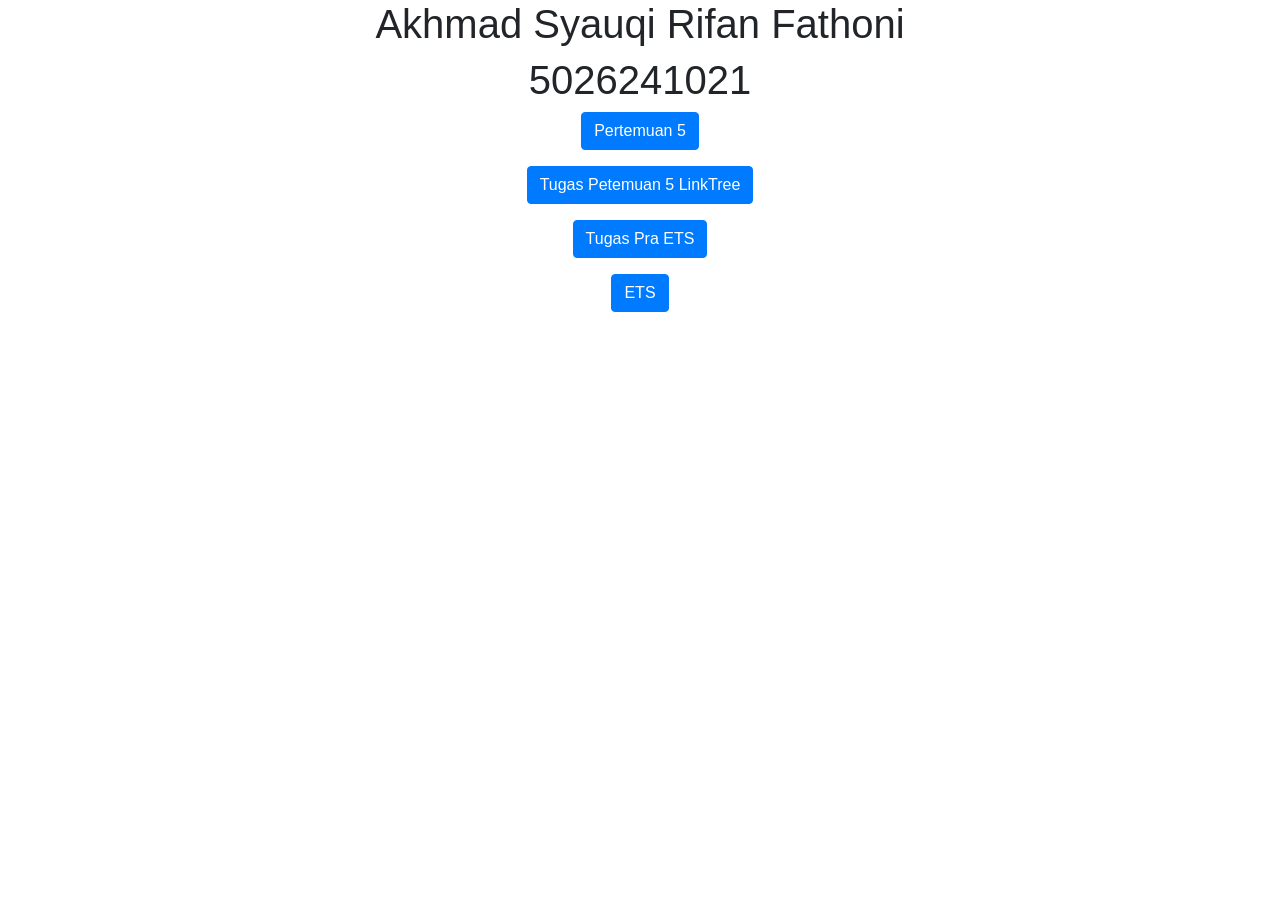
<file: index.html>
<!DOCTYPE html>
<html lang="en">

<head>
    <title>5026241021</title>
    <meta charset="utf-8">
    <meta name="viewport" content="width=device-width, initial-scale=1">
    <link rel="stylesheet" href="https://cdn.jsdelivr.net/npm/bootstrap@4.6.2/dist/css/bootstrap.min.css">
    <script src="https://cdn.jsdelivr.net/npm/jquery@3.7.1/dist/jquery.slim.min.js"></script>
    <script src="https://cdn.jsdelivr.net/npm/popper.js@1.16.1/dist/umd/popper.min.js"></script>
    <script src="https://cdn.jsdelivr.net/npm/bootstrap@4.6.2/dist/js/bootstrap.bundle.min.js"></script>
</head>

<body>

    <div class="container">
<center>
    <h1>Akhmad Syauqi Rifan Fathoni</h1>
    <h1>5026241021</h1>
    <p><a href="pertemuan5.html" target="_blank"><button class="btn btn-primary">Pertemuan 5</button></a></p>
    <p><a href="linktree.html" target ="_blank"><button class="btn btn-primary">Tugas Petemuan 5 LinkTree</button></a></p>
    <p><a href="tugas_ets.html" target="_blank"><button class="btn btn-primary">Tugas Pra ETS</button></a></p>
    <p><a href="ETS/5026241021_ETS.html" target="_blank"><button class="btn btn-primary">ETS</button></p>
</center>
    
    </div>
</body>

</html>
</file>
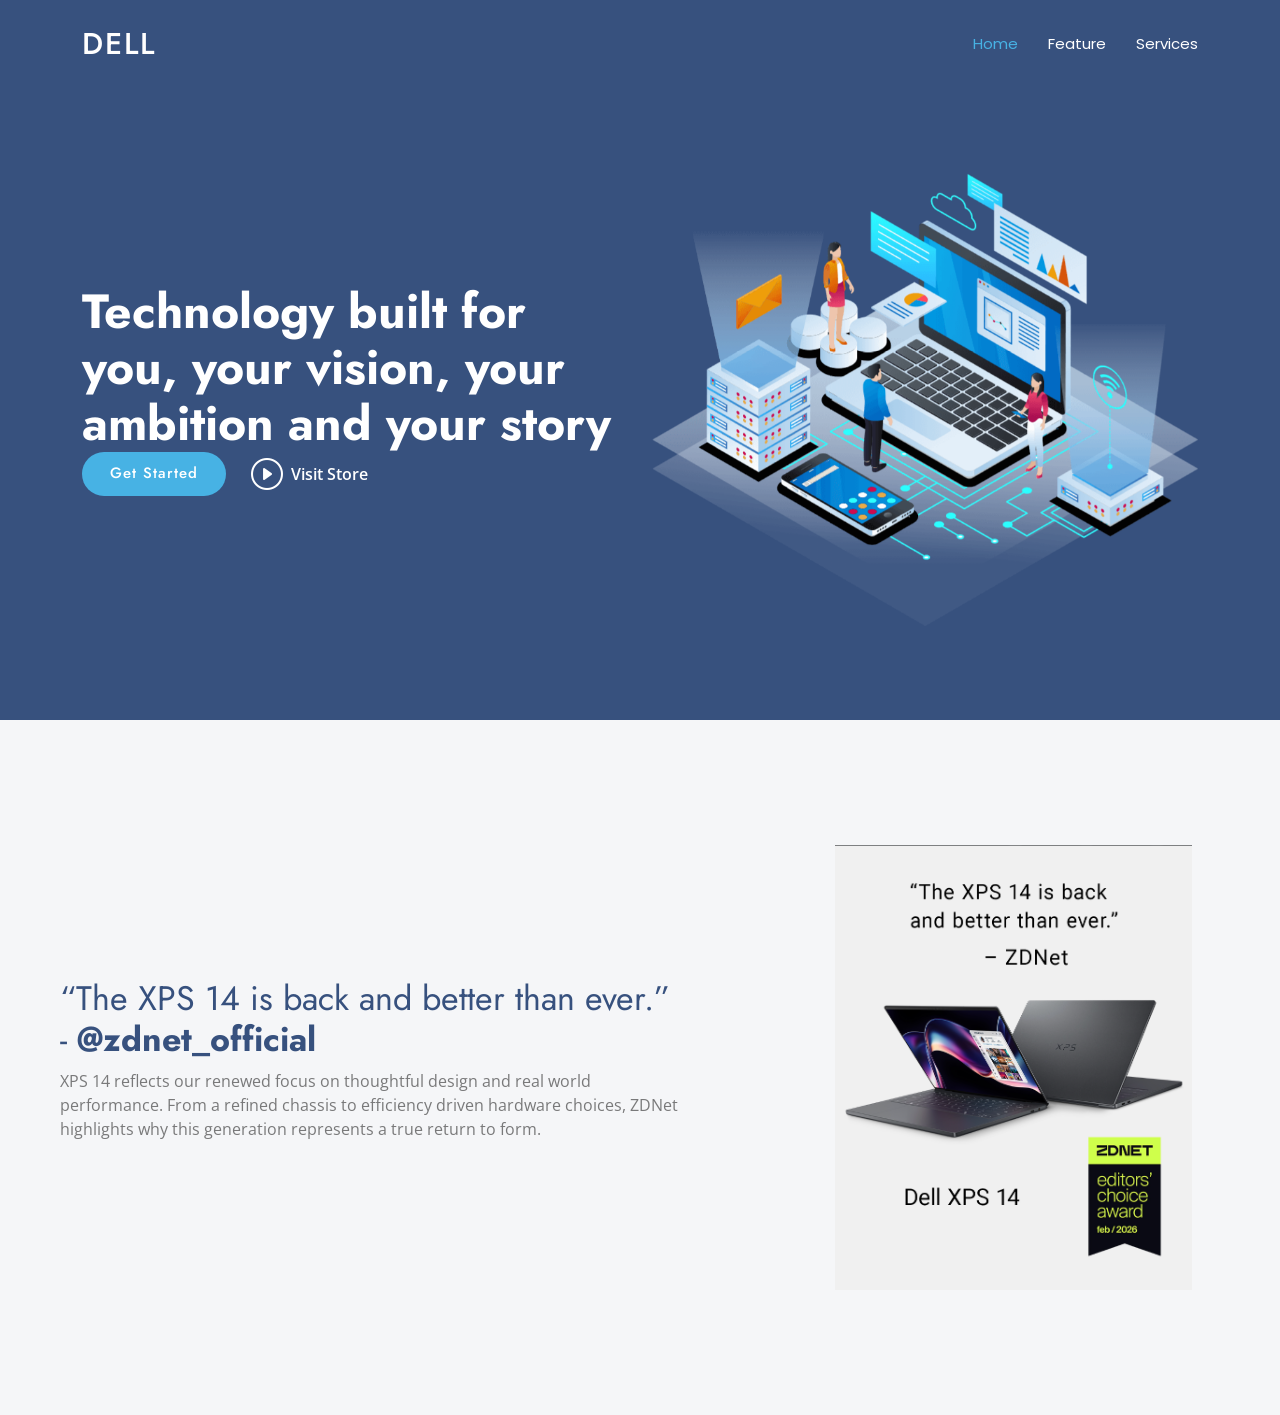
<file: pertemuan5.html>
<!DOCTYPE html>
<html lang="en">

<head>
    <meta charset="utf-8">
    <meta content="width=device-width, initial-scale=1.0" name="viewport">
    <title>DELL</title>
    <meta name="description" content="">
    <meta name="keywords" content="">

    <!-- Favicons -->
    <link href="assets/img/favicon.png" rel="icon">
    <link href="assets/img/apple-touch-icon.png" rel="apple-touch-icon">

    <!-- Fonts -->
    <link href="https://fonts.googleapis.com" rel="preconnect">
    <link href="https://fonts.gstatic.com" rel="preconnect" crossorigin>
    <link
        href="https://fonts.googleapis.com/css2?family=Open+Sans:ital,wght@0,300;0,400;0,500;0,600;0,700;0,800;1,300;1,400;1,500;1,600;1,700;1,800&family=Poppins:ital,wght@0,100;0,200;0,300;0,400;0,500;0,600;0,700;0,800;0,900;1,100;1,200;1,300;1,400;1,500;1,600;1,700;1,800;1,900&family=Jost:ital,wght@0,100;0,200;0,300;0,400;0,500;0,600;0,700;0,800;0,900;1,100;1,200;1,300;1,400;1,500;1,600;1,700;1,800;1,900&display=swap"
        rel="stylesheet">

    <!-- Vendor CSS Files -->
    <link href="assets/vendor/bootstrap/css/bootstrap.min.css" rel="stylesheet">
    <link href="assets/vendor/bootstrap-icons/bootstrap-icons.css" rel="stylesheet">
    <link href="assets/vendor/aos/aos.css" rel="stylesheet">
    <link href="assets/vendor/glightbox/css/glightbox.min.css" rel="stylesheet">
    <link href="assets/vendor/swiper/swiper-bundle.min.css" rel="stylesheet">

    <!-- Main CSS File -->
    <link href="assets/css/main.css" rel="stylesheet">

    <!-- =======================================================
  * Template Name: Arsha
  * Template URL: https://bootstrapmade.com/arsha-free-bootstrap-html-template-corporate/
  * Updated: Feb 22 2025 with Bootstrap v5.3.3
  * Author: BootstrapMade.com
  * License: https://bootstrapmade.com/license/
  ======================================================== -->
</head>

<body class="index-page">

    <header id="header" class="header d-flex align-items-center fixed-top">
        <div class="container-fluid container-xl position-relative d-flex align-items-center">

            <a href="index.html" class="logo d-flex align-items-center me-auto">
                <!-- Uncomment the line below if you also wish to use an image logo -->
                <!-- <img src="assets/img/logo.webp" alt=""> -->
                <h1 class="sitename">Dell</h1>
            </a>

            <nav id="navmenu" class="navmenu">
                <ul>
                    <li><a href="#hero" class="active">Home</a></li>
                    <li><a href="#why-us">Feature</a></li>
                    <li><a href="#services">Services</a></li>

                </ul>
                <i class="mobile-nav-toggle d-xl-none bi bi-list"></i>
            </nav>

        </div>
    </header>

    <main class="main">
        <!-- Hero Section -->
        <section id="hero" class="hero section dark-background">

            <div class="container">
                <div class="row gy-4">
                    <div class="col-lg-6 order-2 order-lg-1 d-flex flex-column justify-content-center"
                        data-aos="zoom-out">
                        <h1>Technology built for you, your vision, your ambition and your story</h1>
                        <div class="d-flex">
                            <a href="#about" class="btn-get-started">Get Started</a>
                            <a href="visitstore.bio/dell?tab=ig"
                                class="glightbox btn-watch-video d-flex align-items-center"><i
                                    class="bi bi-play-circle"></i><span>Visit Store</span></a>
                        </div>
                    </div>
                    <div class="col-lg-6 order-1 order-lg-2 hero-img" data-aos="zoom-out" data-aos-delay="200">
                        <img src="assets/img/hero-img.png" class="img-fluid animated" alt="">
                    </div>
                </div>
            </div>

        </section>


        <!-- Why Us Section -->
        <section id="why-us" class="section why-us light-background" data-builder="section">

            <div class="container-fluid">

                <div class="row gy-4">

                    <div class="col-lg-7 d-flex flex-column justify-content-center order-2 order-lg-1">

                        <div class="content px-xl-5" data-aos="fade-up" data-aos-delay="100">
                            <h3><span>“The XPS 14 is back and better than ever.” - </span><strong> @zdnet_official</strong></h3>
                            <p>
                                XPS 14 reflects our renewed focus on thoughtful design and real world performance. From
                                a refined chassis to efficiency driven hardware choices, ZDNet highlights why this
                                generation represents a true return to form.
                            </p>
                        </div>

                    </div>

                    <div class="col-lg-5 order-1 order-lg-2 why-us-img">
                        <img src="assets/img/laptop.png" class="img-fluid" alt="" data-aos="zoom-in"
                            data-aos-delay="100" >
                    </div>
                </div>

            </div>

        </section><!-- /Why Us Section -->



    </main>
    <!-- Scroll Top -->
    <a href="#" id="scroll-top" class="scroll-top d-flex align-items-center justify-content-center"><i
            class="bi bi-arrow-up-short"></i></a>

    <!-- Preloader -->
    <div id="preloader"></div>

    <!-- Vendor JS Files -->
    <script src="assets/vendor/bootstrap/js/bootstrap.bundle.min.js"></script>
    <script src="assets/vendor/php-email-form/validate.js"></script>
    <script src="assets/vendor/aos/aos.js"></script>
    <script src="assets/vendor/glightbox/js/glightbox.min.js"></script>
    <script src="assets/vendor/swiper/swiper-bundle.min.js"></script>
    <script src="assets/vendor/waypoints/noframework.waypoints.js"></script>
    <script src="assets/vendor/imagesloaded/imagesloaded.pkgd.min.js"></script>
    <script src="assets/vendor/isotope-layout/isotope.pkgd.min.js"></script>

    <!-- Main JS File -->
    <script src="assets/js/main.js"></script>

</body>

</html>
</file>
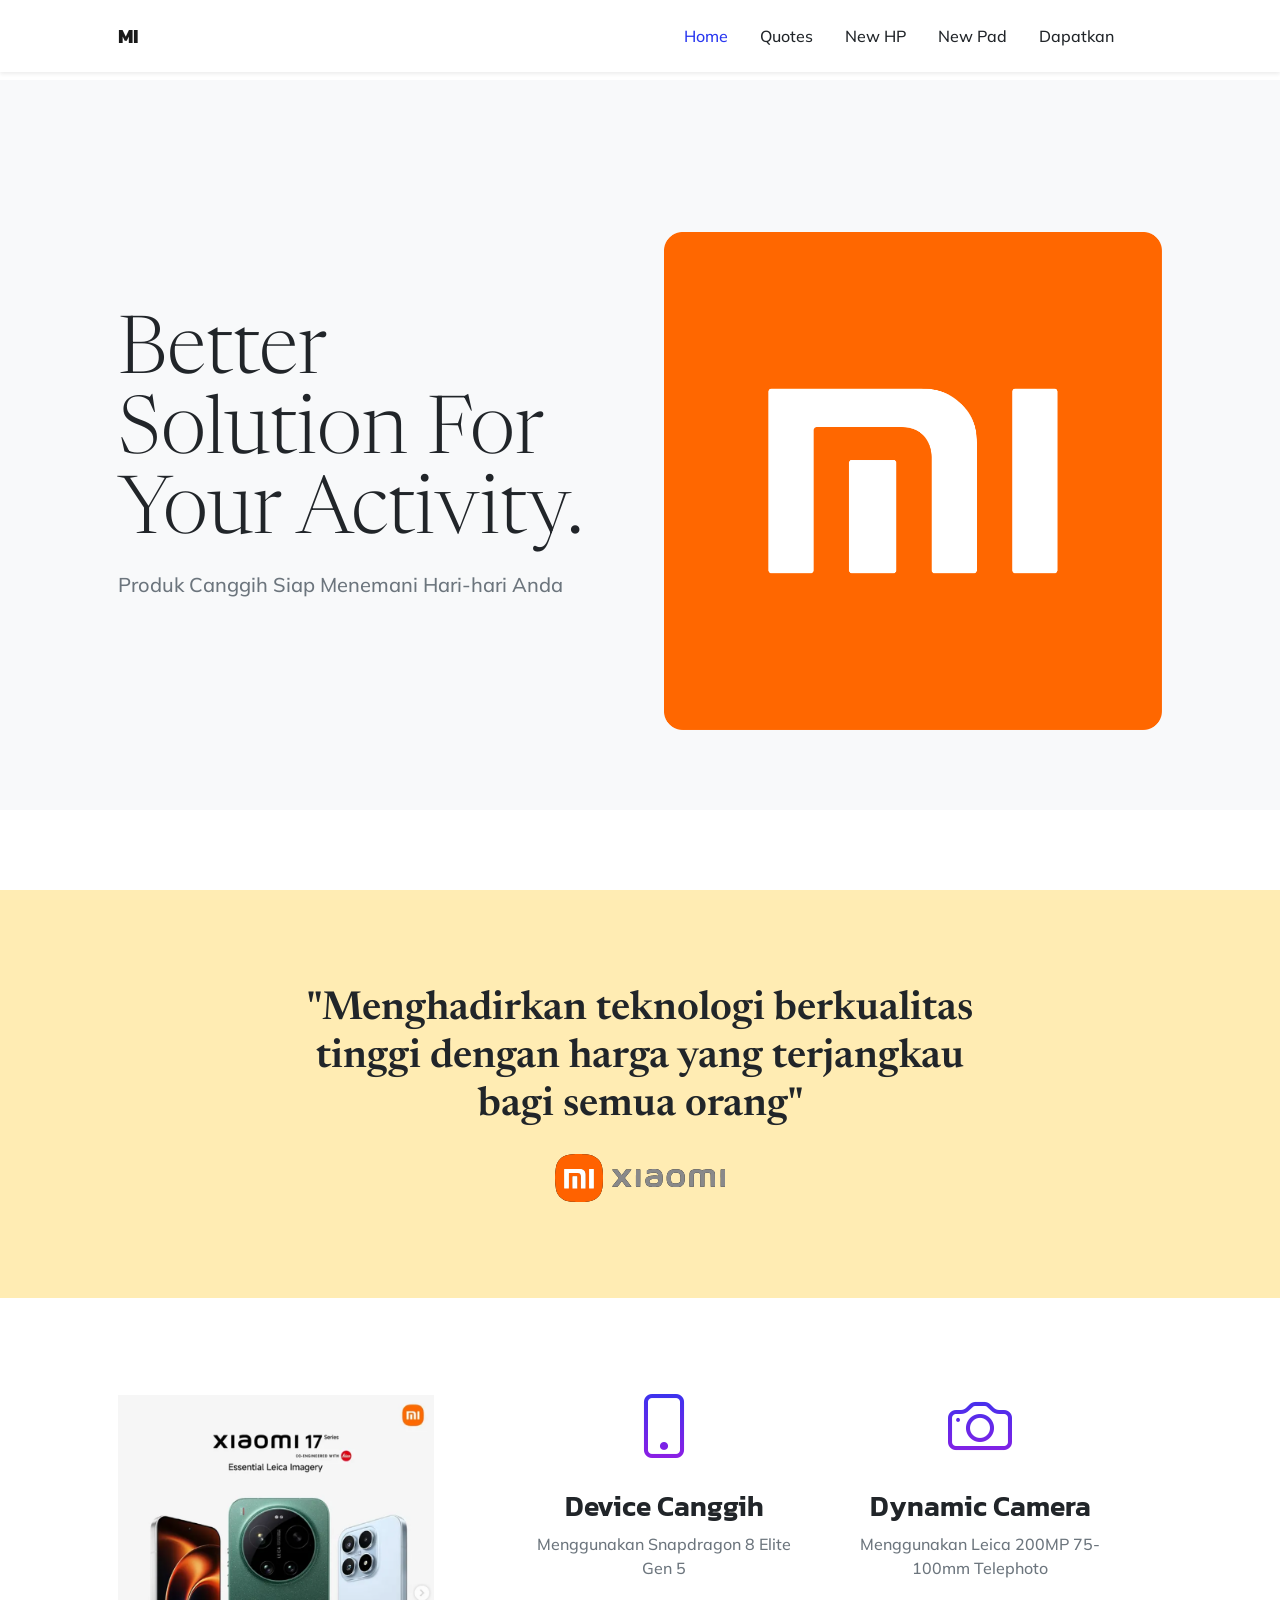
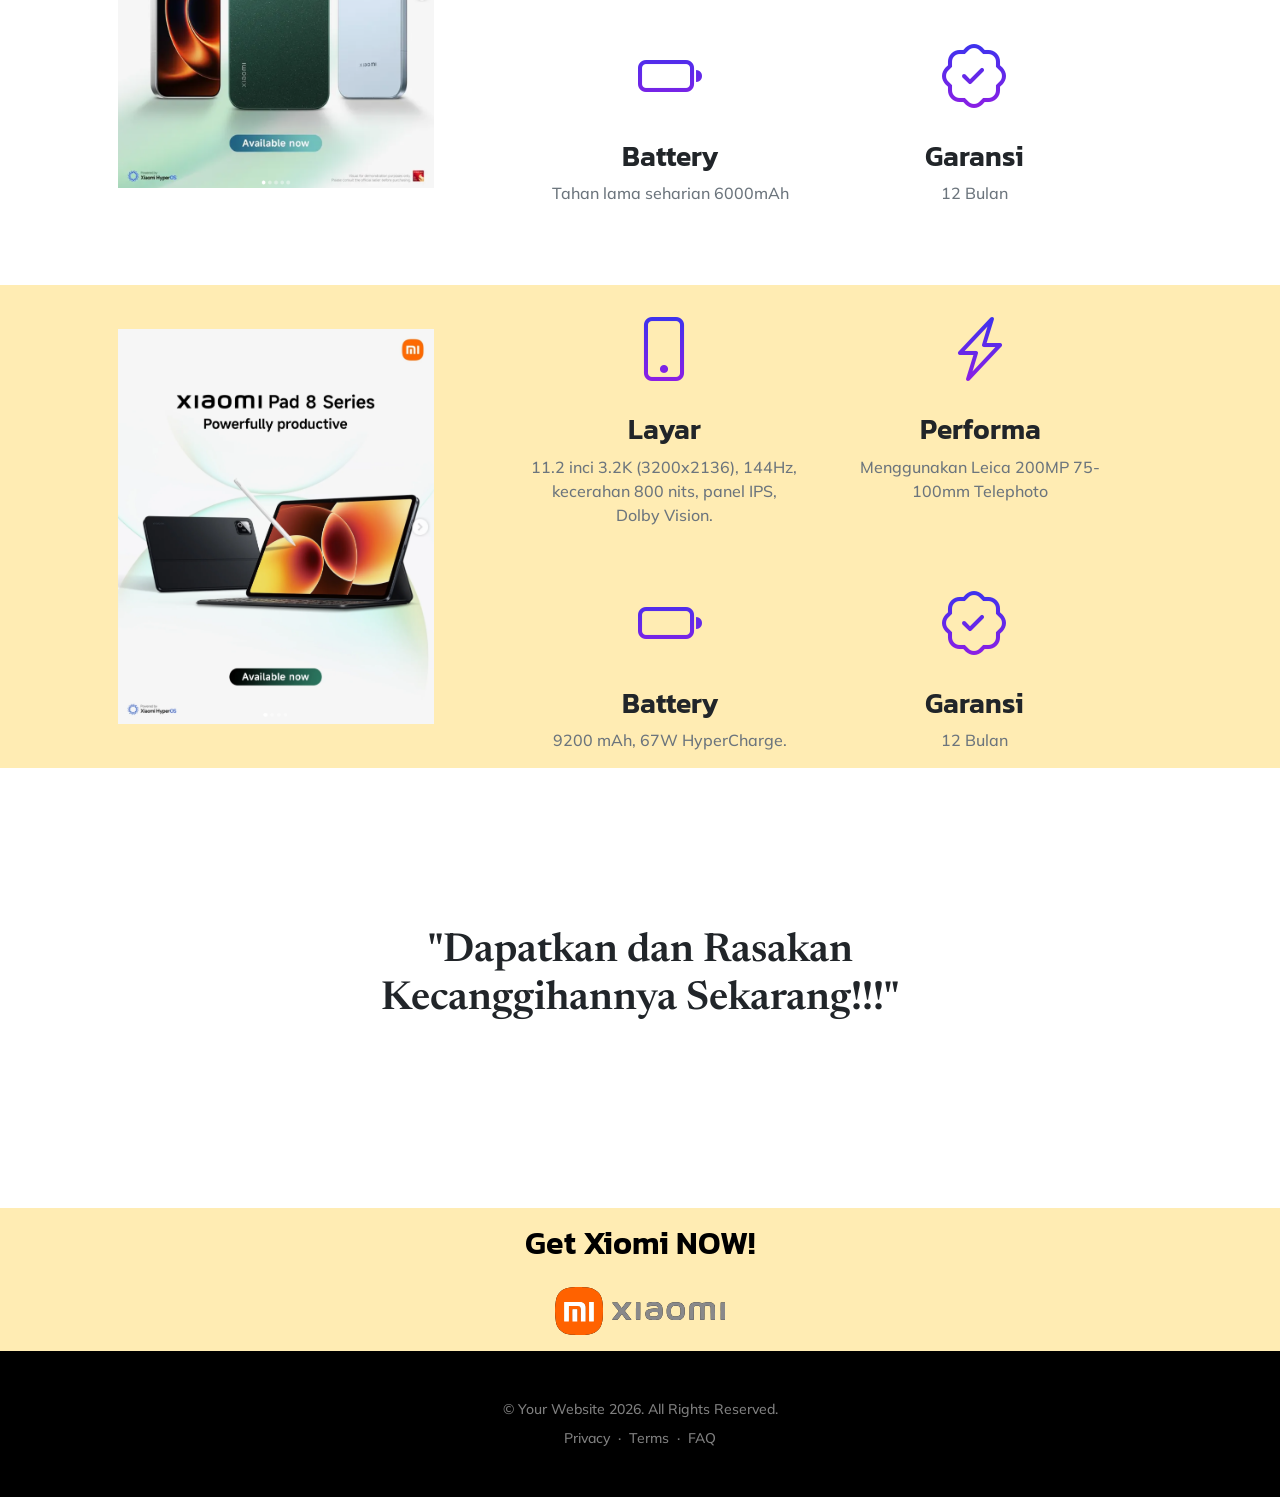
<file: ETS/5026241021_ETS.html>
<!DOCTYPE html>
<html lang="en">

<head>
    <meta charset="utf-8" />
    <meta name="viewport" content="width=device-width, initial-scale=1, shrink-to-fit=no" />
    <meta name="description" content="" />
    <meta name="author" content="" />
    <title>5026241021 ETS</title>
    <link rel="icon" type="image/x-icon" href="assets/favicon.ico" />
    <!-- Bootstrap icons-->
    <link href="https://cdn.jsdelivr.net/npm/bootstrap-icons@1.5.0/font/bootstrap-icons.css" rel="stylesheet" />
    <!-- Google fonts-->
    <link rel="preconnect" href="https://fonts.gstatic.com" />
    <link href="https://fonts.googleapis.com/css2?family=Newsreader:ital,wght@0,600;1,600&amp;display=swap"
        rel="stylesheet" />
    <link
        href="https://fonts.googleapis.com/css2?family=Mulish:ital,wght@0,300;0,500;0,600;0,700;1,300;1,500;1,600;1,700&amp;display=swap"
        rel="stylesheet" />
    <link href="https://fonts.googleapis.com/css2?family=Kanit:ital,wght@0,400;1,400&amp;display=swap"
        rel="stylesheet" />
    <!-- Core theme CSS (includes Bootstrap)-->
    <link href="css/styles.css" rel="stylesheet" />
</head>

<body id="page-top">
    <!-- Navigation-->
    <nav class="navbar navbar-expand-lg navbar-light fixed-top shadow-sm" id="mainNav">
        <div class="container px-5">
            <a class="navbar-brand fw-bold" href="#page-top">MI</a>
            <button class="navbar-toggler" type="button" data-bs-toggle="collapse" data-bs-target="#navbarResponsive"
                aria-controls="navbarResponsive" aria-expanded="false" aria-label="Toggle navigation">
                Menu
                <i class="bi-list"></i>
            </button>
            <div class="collapse navbar-collapse" id="navbarResponsive">
                <ul class="navbar-nav ms-auto me-4 my-3 my-lg-0">
                    <li class="nav-item"><a class="nav-link me-lg-3" href="#home">Home</a></li>
                    <li class="nav-item"><a class="nav-link me-lg-3" href="#quotes">Quotes</a></li>
                    <li class="nav-item"><a class="nav-link me-lg-3" href="#new">New HP</a></li>
                    <li class="nav-item"><a class="nav-link me-lg-3" href="#new tab">New Pad</a></li>
                    <li class="nav-item"><a class="nav-link me-lg-3" href="#p">Dapatkan</a></li>
                </ul>
            </div>
        </div>
    </nav>
    <!-- Mashead header-->
    <section id="home">
        <header class="masthead">
            <div class="container px-5">
                <div class="row gx-5 align-items-center">
                    <div class="col-lg-6">
                        <!-- Mashead text and app badges-->
                        <div class="mb-5 mb-lg-0 text-center text-lg-start">
                            <h1 class="display-1 lh-1 mb-3">Better Solution For Your Activity.</h1>
                            <p class="lead fw-normal text-muted mb-5">Produk Canggih Siap Menemani Hari-hari Anda</p>
                        </div>
                    </div>
                    <div class="col-lg-6">
                        <!-- Masthead device mockup feature-->
                        <img src="assets/img/logoxiomi.png" class="img-fluid animated" alt="">
                    </div>
                </div>
            </div>
        </header>
    </section>

    <!-- Quote/testimonial aside-->
    <section id="quotes" class="p-3" style="background-color: #ffecb3;">
        <div>
            <aside class="text-center">
                <div class="container px-5">
                    <div class="row gx-5 justify-content-center">
                        <div class="col-xl-8">
                            <div class="h2 fs-1 text mb-4">"Menghadirkan teknologi berkualitas tinggi dengan harga yang
                                terjangkau bagi semua orang"</div>
                            <img src="assets/img/xiaomi.svg" alt="..." style="height: 3rem" />
                        </div>
                    </div>
                </div>
            </aside>
        </div>

    </section>

    <!-- App features section-->
    <section id="new">
        <div class="container px-5">
            <div class="row gx-5 align-items-center">
                <div class="col-lg-8 order-lg-1 mb-5 mb-lg-0">
                    <div class="container-fluid px-5">
                        <div class="row gx-5">
                            <div class="col-md-6 mb-5">
                                <!-- Feature item-->
                                <div class="text-center">
                                    <i class="bi-phone icon-feature text-gradient d-block mb-3"></i>
                                    <h3 class="font-alt">Device Canggih</h3>
                                    <p class="text-muted mb-0">Menggunakan Snapdragon 8 Elite Gen 5</p>
                                </div>
                            </div>
                            <div class="col-md-6 mb-5">
                                <!-- Feature item-->
                                <div class="text-center">
                                    <i class="bi-camera icon-feature text-gradient d-block mb-3"></i>
                                    <h3 class="font-alt">Dynamic Camera</h3>
                                    <p class="text-muted mb-0">Menggunakan Leica 200MP 75-100mm Telephoto</p>
                                </div>
                            </div>
                        </div>
                        <div class="row">
                            <div class="col-md-6 mb-5 mb-md-0">
                                <!-- Feature item-->
                                <div class="text-center">
                                    <i class="bi-battery icon-feature text-gradient d-block mb-3"></i>
                                    <h3 class="font-alt">Battery</h3>
                                    <p class="text-muted mb-0">Tahan lama seharian 6000mAh</p>
                                </div>
                            </div>
                            <div class="col-md-6">
                                <!-- Feature item-->
                                <div class="text-center">
                                    <i class="bi-patch-check icon-feature text-gradient d-block mb-3"></i>
                                    <h3 class="font-alt">Garansi</h3>
                                    <p class="text-muted mb-0">12 Bulan</p>
                                </div>
                            </div>
                        </div>
                    </div>
                </div>
                <div class="col-lg-4 order-lg-0">

                    <img src="assets/img/mi17.png" class="img-fluid">
                </div>
            </div>
        </div>
    </section>

    <!-- App features section-->
    <section id="new tab" class="p-3" style="background-color: #ffecb3;">
        <div class="container px-5">
            <div class="row gx-5 align-items-center">
                <div class="col-lg-8 order-lg-1 mb-5 mb-lg-0">
                    <div class="container-fluid px-5">
                        <div class="row gx-5">
                            <div class="col-md-6 mb-5">
                                <!-- Feature item-->
                                <div class="text-center">
                                    <i class="bi-phone icon-feature text-gradient d-block mb-3"></i>
                                    <h3 class="font-alt">Layar</h3>
                                    <p class="text-muted mb-0">11.2 inci 3.2K (3200x2136), 144Hz, kecerahan 800 nits,
                                        panel IPS, Dolby Vision.</p>
                                </div>
                            </div>
                            <div class="col-md-6 mb-5">
                                <!-- Feature item-->
                                <div class="text-center">
                                    <i class="bi-lightning-charge icon-feature text-gradient d-block mb-3"></i>
                                    <h3 class="font-alt">Performa</h3>
                                    <p class="text-muted mb-0">Menggunakan Leica 200MP 75-100mm Telephoto</p>
                                </div>
                            </div>
                        </div>
                        <div class="row">
                            <div class="col-md-6 mb-5 mb-md-0">
                                <!-- Feature item-->
                                <div class="text-center">
                                    <i class="bi-battery icon-feature text-gradient d-block mb-3"></i>
                                    <h3 class="font-alt">Battery</h3>
                                    <p class="text-muted mb-0">9200 mAh, 67W HyperCharge.</p>
                                </div>
                            </div>
                            <div class="col-md-6">
                                <!-- Feature item-->
                                <div class="text-center">
                                    <i class="bi-patch-check icon-feature text-gradient d-block mb-3"></i>
                                    <h3 class="font-alt">Garansi</h3>
                                    <p class="text-muted mb-0">12 Bulan</p>
                                </div>
                            </div>
                        </div>
                    </div>
                </div>
                <div class="col-lg-4 order-lg-0">

                    <img src="assets/img/pad.png" class="img-fluid">
                </div>
            </div>
        </div>
    </section>

    <!-- Quote/testimonial aside-->
    <section id="p">
        <div>
            <aside class="text-center">
                <div class="container px-5">
                    <div class="row gx-5 justify-content-center">
                        <div class="col-xl-8">
                            <div class="h2 fs-1 text mb-4">"Dapatkan dan Rasakan Kecanggihannya Sekarang!!!"</div>
                        </div>
                    </div>
                </div>
            </aside>
        </div>

    </section>


    <!-- App badge section-->
    <section class="p-3" style="background-color: #ffecb3;">
        <div class="container px-5">
            <h2 class="text-center text-black font-alt mb-4">Get Xiomi NOW!</h2>
            <div class="d-flex flex-column flex-lg-row align-items-center justify-content-center">

                <a href="#!"><img class="app-badge" src="assets/img/xiaomi.svg" alt="..." /></a>
            </div>
        </div>
    </section>
    <!-- Footer-->
    <footer class="bg-black text-center py-5">
        <div class="container px-5">
            <div class="text-white-50 small">
                <div class="mb-2">&copy; Your Website 2026. All Rights Reserved.</div>
                <a href="#!">Privacy</a>
                <span class="mx-1">&middot;</span>
                <a href="#!">Terms</a>
                <span class="mx-1">&middot;</span>
                <a href="#!">FAQ</a>
            </div>
        </div>
    </footer>
    <!-- Bootstrap core JS-->
    <script src="https://cdn.jsdelivr.net/npm/bootstrap@5.2.3/dist/js/bootstrap.bundle.min.js"></script>
    <!-- Core theme JS-->
    <script src="js/scripts.js"></script>
    <!-- * * * * * * * * * * * * * * * * * * * * * * * * * * * * * * * * * * * * * * * *-->
    <!-- * *                               SB Forms JS                               * *-->
    <!-- * * Activate your form at https://startbootstrap.com/solution/contact-forms * *-->
    <!-- * * * * * * * * * * * * * * * * * * * * * * * * * * * * * * * * * * * * * * * *-->
    <script src="https://cdn.startbootstrap.com/sb-forms-latest.js"></script>
</body>

</html>
</file>
<file: assets/css/main.css>
/**
* Template Name: Arsha
* Template URL: https://bootstrapmade.com/arsha-free-bootstrap-html-template-corporate/
* Updated: Feb 22 2025 with Bootstrap v5.3.3
* Author: BootstrapMade.com
* License: https://bootstrapmade.com/license/
*/

/*--------------------------------------------------------------
# Font & Color Variables
# Help: https://bootstrapmade.com/color-system/
--------------------------------------------------------------*/
/* Fonts */
:root {
  --default-font: "Open Sans",  system-ui, -apple-system, "Segoe UI", Roboto, "Helvetica Neue", Arial, "Noto Sans", "Liberation Sans", sans-serif, "Apple Color Emoji", "Segoe UI Emoji", "Segoe UI Symbol", "Noto Color Emoji";
  --heading-font: "Jost",  sans-serif;
  --nav-font: "Poppins",  sans-serif;
}

/* Global Colors - The following color variables are used throughout the website. Updating them here will change the color scheme of the entire website */
:root { 
  --background-color: #ffffff; /* Background color for the entire website, including individual sections */
  --default-color: #444444; /* Default color used for the majority of the text content across the entire website */
  --heading-color: #37517e; /* Color for headings, subheadings and title throughout the website */
  --accent-color: #47b2e4; /* Accent color that represents your brand on the website. It's used for buttons, links, and other elements that need to stand out */
  --surface-color: #ffffff; /* The surface color is used as a background of boxed elements within sections, such as cards, icon boxes, or other elements that require a visual separation from the global background. */
  --contrast-color: #ffffff; /* Contrast color for text, ensuring readability against backgrounds of accent, heading, or default colors. */
}

/* Nav Menu Colors - The following color variables are used specifically for the navigation menu. They are separate from the global colors to allow for more customization options */
:root {
  --nav-color: #ffffff;  /* The default color of the main navmenu links */
  --nav-hover-color: #47b2e4; /* Applied to main navmenu links when they are hovered over or active */
  --nav-mobile-background-color: #ffffff; /* Used as the background color for mobile navigation menu */
  --nav-dropdown-background-color: #ffffff; /* Used as the background color for dropdown items that appear when hovering over primary navigation items */
  --nav-dropdown-color: #444444; /* Used for navigation links of the dropdown items in the navigation menu. */
  --nav-dropdown-hover-color: #47b2e4; /* Similar to --nav-hover-color, this color is applied to dropdown navigation links when they are hovered over. */
}

/* Color Presets - These classes override global colors when applied to any section or element, providing reuse of the sam color scheme. */

.light-background {
  --background-color: #f5f6f8;
  --surface-color: #ffffff;
}

.dark-background {
  --background-color: #37517e;
  --default-color: #ffffff;
  --heading-color: #ffffff;
  --surface-color: #4668a2;
  --contrast-color: #ffffff;
}

/* Smooth scroll */
:root {
  scroll-behavior: smooth;
}

/*--------------------------------------------------------------
# General Styling & Shared Classes
--------------------------------------------------------------*/
body {
  color: var(--default-color);
  background-color: var(--background-color);
  font-family: var(--default-font);
}

a {
  color: var(--accent-color);
  text-decoration: none;
  transition: 0.3s;
}

a:hover {
  color: color-mix(in srgb, var(--accent-color), transparent 25%);
  text-decoration: none;
}

h1,
h2,
h3,
h4,
h5,
h6 {
  color: var(--heading-color);
  font-family: var(--heading-font);
}

/* PHP Email Form Messages
------------------------------*/
.php-email-form .error-message {
  display: none;
  background: #df1529;
  color: #ffffff;
  text-align: left;
  padding: 15px;
  margin-bottom: 24px;
  font-weight: 600;
}

.php-email-form .sent-message {
  display: none;
  color: #ffffff;
  background: #059652;
  text-align: center;
  padding: 15px;
  margin-bottom: 24px;
  font-weight: 600;
}

.php-email-form .loading {
  display: none;
  background: var(--surface-color);
  text-align: center;
  padding: 15px;
  margin-bottom: 24px;
}

.php-email-form .loading:before {
  content: "";
  display: inline-block;
  border-radius: 50%;
  width: 24px;
  height: 24px;
  margin: 0 10px -6px 0;
  border: 3px solid var(--accent-color);
  border-top-color: var(--surface-color);
  animation: php-email-form-loading 1s linear infinite;
}

@keyframes php-email-form-loading {
  0% {
    transform: rotate(0deg);
  }

  100% {
    transform: rotate(360deg);
  }
}

/*--------------------------------------------------------------
# Global Header
--------------------------------------------------------------*/
.header {
  --background-color: #3d4d6a;
  --heading-color: #ffffff;
  color: var(--default-color);
  background-color: var(--background-color);
  padding: 15px 0;
  transition: all 0.5s;
  z-index: 997;
}

.header .logo {
  line-height: 1;
}

.header .logo img {
  max-height: 36px;
  margin-right: 8px;
}

.header .logo h1 {
  font-size: 30px;
  margin: 0;
  font-weight: 500;
  color: var(--heading-color);
  letter-spacing: 2px;
  text-transform: uppercase;
}

.header .btn-getstarted,
.header .btn-getstarted:focus {
  color: var(--contrast-color);
  background: var(--accent-color);
  font-size: 14px;
  padding: 8px 25px;
  margin: 0 0 0 30px;
  border-radius: 50px;
  transition: 0.3s;
}

.header .btn-getstarted:hover,
.header .btn-getstarted:focus:hover {
  color: var(--contrast-color);
  background: color-mix(in srgb, var(--accent-color), transparent 15%);
}

@media (max-width: 1200px) {
  .header .logo {
    order: 1;
  }

  .header .btn-getstarted {
    order: 2;
    margin: 0 15px 0 0;
    padding: 6px 15px;
  }

  .header .navmenu {
    order: 3;
  }
}

/* Index Page Header
------------------------------*/
.index-page .header {
  --background-color: rgba(255, 255, 255, 0);
  --heading-color: #ffffff;
  --nav-color: #ffffff;
}

/* Index Page Header on Scroll
------------------------------*/
.index-page.scrolled .header {
  --background-color: rgba(40, 58, 90, 0.9);
}

/*--------------------------------------------------------------
# Navigation Menu
--------------------------------------------------------------*/
/* Desktop Navigation */
@media (min-width: 1200px) {
  .navmenu {
    padding: 0;
  }

  .navmenu ul {
    margin: 0;
    padding: 0;
    display: flex;
    list-style: none;
    align-items: center;
  }

  .navmenu li {
    position: relative;
  }

  .navmenu a,
  .navmenu a:focus {
    color: var(--nav-color);
    padding: 18px 15px;
    font-size: 15px;
    font-family: var(--nav-font);
    font-weight: 400;
    display: flex;
    align-items: center;
    justify-content: space-between;
    white-space: nowrap;
    transition: 0.3s;
  }

  .navmenu a i,
  .navmenu a:focus i {
    font-size: 12px;
    line-height: 0;
    margin-left: 5px;
    transition: 0.3s;
  }

  .navmenu li:last-child a {
    padding-right: 0;
  }

  .navmenu li:hover>a,
  .navmenu .active,
  .navmenu .active:focus {
    color: var(--nav-hover-color);
  }

  .navmenu .dropdown ul {
    margin: 0;
    padding: 10px 0;
    background: var(--nav-dropdown-background-color);
    display: block;
    position: absolute;
    visibility: hidden;
    left: 14px;
    top: 130%;
    opacity: 0;
    transition: 0.3s;
    border-radius: 4px;
    z-index: 99;
    box-shadow: 0px 0px 30px rgba(0, 0, 0, 0.1);
  }

  .navmenu .dropdown ul li {
    min-width: 200px;
  }

  .navmenu .dropdown ul a {
    padding: 10px 20px;
    font-size: 15px;
    text-transform: none;
    color: var(--nav-dropdown-color);
  }

  .navmenu .dropdown ul a i {
    font-size: 12px;
  }

  .navmenu .dropdown ul a:hover,
  .navmenu .dropdown ul .active:hover,
  .navmenu .dropdown ul li:hover>a {
    color: var(--nav-dropdown-hover-color);
  }

  .navmenu .dropdown:hover>ul {
    opacity: 1;
    top: 100%;
    visibility: visible;
  }

  .navmenu .dropdown .dropdown ul {
    top: 0;
    left: -90%;
    visibility: hidden;
  }

  .navmenu .dropdown .dropdown:hover>ul {
    opacity: 1;
    top: 0;
    left: -100%;
    visibility: visible;
  }

  .navmenu .megamenu {
    position: static;
  }

  .navmenu .megamenu ul {
    margin: 0;
    padding: 10px;
    background: var(--nav-dropdown-background-color);
    box-shadow: 0px 0px 20px rgba(0, 0, 0, 0.1);
    position: absolute;
    top: 130%;
    left: 0;
    right: 0;
    visibility: hidden;
    opacity: 0;
    display: flex;
    transition: 0.3s;
    border-radius: 4px;
    z-index: 99;
  }

  .navmenu .megamenu ul li {
    flex: 1;
  }

  .navmenu .megamenu ul li a,
  .navmenu .megamenu ul li:hover>a {
    padding: 10px 20px;
    font-size: 15px;
    color: var(--nav-dropdown-color);
  }

  .navmenu .megamenu ul li a:hover,
  .navmenu .megamenu ul li .active,
  .navmenu .megamenu ul li .active:hover {
    color: var(--nav-dropdown-hover-color);
  }

  .navmenu .megamenu:hover>ul {
    opacity: 1;
    top: 100%;
    visibility: visible;
  }

  .navmenu .dd-box-shadow {
    box-shadow: 0px 0px 30px rgba(0, 0, 0, 0.1);
  }
}

/* Mobile Navigation */
@media (max-width: 1199px) {
  .mobile-nav-toggle {
    color: var(--nav-color);
    font-size: 28px;
    line-height: 0;
    margin-right: 10px;
    cursor: pointer;
    transition: color 0.3s;
  }

  .navmenu {
    padding: 0;
    z-index: 9997;
  }

  .navmenu ul {
    display: none;
    list-style: none;
    position: absolute;
    inset: 60px 20px 20px 20px;
    padding: 10px 0;
    margin: 0;
    border-radius: 6px;
    background-color: var(--nav-mobile-background-color);
    overflow-y: auto;
    transition: 0.3s;
    z-index: 9998;
    box-shadow: 0px 0px 30px rgba(0, 0, 0, 0.1);
  }

  .navmenu a,
  .navmenu a:focus {
    color: var(--nav-dropdown-color);
    padding: 10px 20px;
    font-family: var(--nav-font);
    font-size: 17px;
    font-weight: 500;
    display: flex;
    align-items: center;
    justify-content: space-between;
    white-space: nowrap;
    transition: 0.3s;
  }

  .navmenu a i,
  .navmenu a:focus i {
    font-size: 12px;
    line-height: 0;
    margin-left: 5px;
    width: 30px;
    height: 30px;
    display: flex;
    align-items: center;
    justify-content: center;
    border-radius: 50%;
    transition: 0.3s;
    background-color: color-mix(in srgb, var(--accent-color), transparent 90%);
  }

  .navmenu a i:hover,
  .navmenu a:focus i:hover {
    background-color: var(--accent-color);
    color: var(--contrast-color);
  }

  .navmenu a:hover,
  .navmenu .active,
  .navmenu .active:focus {
    color: var(--nav-dropdown-hover-color);
  }

  .navmenu .active i,
  .navmenu .active:focus i {
    background-color: var(--accent-color);
    color: var(--contrast-color);
    transform: rotate(180deg);
  }

  .navmenu .dropdown ul {
    position: static;
    display: none;
    z-index: 99;
    padding: 10px 0;
    margin: 10px 20px;
    background-color: var(--nav-dropdown-background-color);
    border: 1px solid color-mix(in srgb, var(--default-color), transparent 90%);
    box-shadow: none;
    transition: all 0.5s ease-in-out;
  }

  .navmenu .dropdown ul ul {
    background-color: rgba(33, 37, 41, 0.1);
  }

  .navmenu .dropdown>.dropdown-active {
    display: block;
    background-color: rgba(33, 37, 41, 0.03);
  }

  .mobile-nav-active {
    overflow: hidden;
  }

  .mobile-nav-active .mobile-nav-toggle {
    color: #fff;
    position: absolute;
    font-size: 32px;
    top: 15px;
    right: 15px;
    margin-right: 0;
    z-index: 9999;
  }

  .mobile-nav-active .navmenu {
    position: fixed;
    overflow: hidden;
    inset: 0;
    background: rgba(33, 37, 41, 0.8);
    transition: 0.3s;
  }

  .mobile-nav-active .navmenu>ul {
    display: block;
  }
}

/*--------------------------------------------------------------
# Global Footer
--------------------------------------------------------------*/
.footer {
  color: var(--default-color);
  background-color: var(--background-color);
  font-size: 14px;
  padding-bottom: 50px;
  position: relative;
}

.footer .footer-newsletter {
  background-color: color-mix(in srgb, var(--heading-color), transparent 95%);
  padding: 50px 0;
}

.footer .footer-newsletter h4 {
  font-size: 24px;
}

.footer .footer-newsletter .newsletter-form {
  margin-top: 30px;
  margin-bottom: 15px;
  padding: 6px 8px;
  position: relative;
  background-color: color-mix(in srgb, var(--background-color), transparent 50%);
  border: 1px solid color-mix(in srgb, var(--default-color), transparent 90%);
  box-shadow: 0px 2px 25px rgba(0, 0, 0, 0.1);
  display: flex;
  transition: 0.3s;
  border-radius: 50px;
}

.footer .footer-newsletter .newsletter-form:focus-within {
  border-color: var(--accent-color);
}

.footer .footer-newsletter .newsletter-form input[type=email] {
  border: 0;
  padding: 4px;
  width: 100%;
  background-color: color-mix(in srgb, var(--background-color), transparent 50%);
  color: var(--default-color);
}

.footer .footer-newsletter .newsletter-form input[type=email]:focus-visible {
  outline: none;
}

.footer .footer-newsletter .newsletter-form input[type=submit] {
  border: 0;
  font-size: 16px;
  padding: 0 20px;
  margin: -7px -8px -7px 0;
  background: var(--accent-color);
  color: var(--contrast-color);
  transition: 0.3s;
  border-radius: 50px;
}

.footer .footer-newsletter .newsletter-form input[type=submit]:hover {
  background: color-mix(in srgb, var(--accent-color), transparent 20%);
}

.footer .footer-top {
  padding-top: 50px;
}

.footer .social-links a {
  display: flex;
  align-items: center;
  justify-content: center;
  width: 40px;
  height: 40px;
  border-radius: 50%;
  border: 1px solid color-mix(in srgb, var(--default-color), transparent 50%);
  font-size: 16px;
  color: color-mix(in srgb, var(--default-color), transparent 20%);
  margin-right: 10px;
  transition: 0.3s;
}

.footer .social-links a:hover {
  color: var(--accent-color);
  border-color: var(--accent-color);
}

.footer h4 {
  font-size: 16px;
  font-weight: bold;
  position: relative;
  padding-bottom: 12px;
}

.footer .footer-links {
  margin-bottom: 30px;
}

.footer .footer-links ul {
  list-style: none;
  padding: 0;
  margin: 0;
}

.footer .footer-links ul i {
  margin-right: 3px;
  font-size: 12px;
  line-height: 0;
  color: var(--accent-color);
}

.footer .footer-links ul li {
  padding: 10px 0;
  display: flex;
  align-items: center;
}

.footer .footer-links ul li:first-child {
  padding-top: 0;
}

.footer .footer-links ul a {
  display: inline-block;
  color: color-mix(in srgb, var(--default-color), transparent 20%);
  line-height: 1;
}

.footer .footer-links ul a:hover {
  color: var(--accent-color);
}

.footer .footer-about a {
  color: var(--heading-color);
  font-size: 28px;
  font-weight: 600;
  text-transform: uppercase;
  font-family: var(--heading-font);
}

.footer .footer-contact p {
  margin-bottom: 5px;
}

.footer .copyright {
  padding-top: 25px;
  padding-bottom: 25px;
  border-top: 1px solid color-mix(in srgb, var(--default-color), transparent 90%);
}

.footer .copyright p {
  margin-bottom: 0;
}

.footer .credits {
  margin-top: 6px;
  font-size: 13px;
}

/*--------------------------------------------------------------
# Preloader
--------------------------------------------------------------*/
#preloader {
  position: fixed;
  inset: 0;
  z-index: 999999;
  overflow: hidden;
  background: var(--background-color);
  transition: all 0.6s ease-out;
}

#preloader:before {
  content: "";
  position: fixed;
  top: calc(50% - 30px);
  left: calc(50% - 30px);
  border: 6px solid #ffffff;
  border-color: var(--accent-color) transparent var(--accent-color) transparent;
  border-radius: 50%;
  width: 60px;
  height: 60px;
  animation: animate-preloader 1.5s linear infinite;
}

@keyframes animate-preloader {
  0% {
    transform: rotate(0deg);
  }

  100% {
    transform: rotate(360deg);
  }
}

/*--------------------------------------------------------------
# Scroll Top Button
--------------------------------------------------------------*/
.scroll-top {
  position: fixed;
  visibility: hidden;
  opacity: 0;
  right: 15px;
  bottom: -15px;
  z-index: 99999;
  background-color: var(--accent-color);
  width: 44px;
  height: 44px;
  border-radius: 50px;
  transition: all 0.4s;
}

.scroll-top i {
  font-size: 24px;
  color: var(--contrast-color);
  line-height: 0;
}

.scroll-top:hover {
  background-color: color-mix(in srgb, var(--accent-color), transparent 20%);
  color: var(--contrast-color);
}

.scroll-top.active {
  visibility: visible;
  opacity: 1;
  bottom: 15px;
}

/*--------------------------------------------------------------
# Disable aos animation delay on mobile devices
--------------------------------------------------------------*/
@media screen and (max-width: 768px) {
  [data-aos-delay] {
    transition-delay: 0 !important;
  }
}

/*--------------------------------------------------------------
# Global Page Titles & Breadcrumbs
--------------------------------------------------------------*/
.page-title {
  --background-color: color-mix(in srgb, var(--default-color), transparent 96%);
  color: var(--default-color);
  background-color: var(--background-color);
  padding: 20px 0;
  position: relative;
}

.page-title h1 {
  font-size: 28px;
  font-weight: 700;
  margin: 0;
}

.page-title .breadcrumbs ol {
  display: flex;
  flex-wrap: wrap;
  list-style: none;
  padding: 0 0 10px 0;
  margin: 0;
  font-size: 14px;
}

.page-title .breadcrumbs ol li+li {
  padding-left: 10px;
}

.page-title .breadcrumbs ol li+li::before {
  content: "/";
  display: inline-block;
  padding-right: 10px;
  color: color-mix(in srgb, var(--default-color), transparent 70%);
}

/*--------------------------------------------------------------
# Global Sections
--------------------------------------------------------------*/
section,
.section {
  color: var(--default-color);
  background-color: var(--background-color);
  padding: 60px 0;
  scroll-margin-top: 88px;
  overflow: clip;
}

@media (max-width: 1199px) {

  section,
  .section {
    scroll-margin-top: 66px;
  }
}

/*--------------------------------------------------------------
# Global Section Titles
--------------------------------------------------------------*/
.section-title {
  text-align: center;
  padding-bottom: 60px;
  position: relative;
}

.section-title h2 {
  font-size: 32px;
  font-weight: 700;
  margin-bottom: 20px;
  padding-bottom: 20px;
  text-transform: uppercase;
  position: relative;
}

.section-title h2:before {
  content: "";
  position: absolute;
  display: block;
  width: 160px;
  height: 1px;
  background: color-mix(in srgb, var(--default-color), transparent 60%);
  left: 0;
  right: 0;
  bottom: 1px;
  margin: auto;
}

.section-title h2::after {
  content: "";
  position: absolute;
  display: block;
  width: 60px;
  height: 3px;
  background: var(--accent-color);
  left: 0;
  right: 0;
  bottom: 0;
  margin: auto;
}

.section-title p {
  margin-bottom: 0;
}

/*--------------------------------------------------------------
# Hero Section
--------------------------------------------------------------*/
.hero {
  width: 100%;
  min-height: 80vh;
  position: relative;
  padding: 120px 0 60px 0;
  display: flex;
  align-items: center;
}

.hero h1 {
  margin: 0;
  font-size: 48px;
  font-weight: 700;
  line-height: 56px;
}

.hero p {
  color: color-mix(in srgb, var(--default-color), transparent 30%);
  margin: 5px 0 30px 0;
  font-size: 22px;
  line-height: 1.3;
  font-weight: 600;
}

.hero .btn-get-started {
  color: var(--contrast-color);
  background: var(--accent-color);
  font-family: var(--heading-font);
  font-weight: 500;
  font-size: 15px;
  letter-spacing: 1px;
  display: inline-block;
  padding: 10px 28px 12px 28px;
  border-radius: 50px;
  transition: 0.5s;
}

.hero .btn-get-started:hover {
  color: var(--contrast-color);
  background: color-mix(in srgb, var(--accent-color), transparent 15%);
}

.hero .btn-watch-video {
  font-size: 16px;
  transition: 0.5s;
  margin-left: 25px;
  color: var(--default-color);
  font-weight: 600;
}

.hero .btn-watch-video i {
  color: var(--contrast-color);
  font-size: 32px;
  transition: 0.3s;
  line-height: 0;
  margin-right: 8px;
}

.hero .btn-watch-video:hover {
  color: var(--accent-color);
}

.hero .btn-watch-video:hover i {
  color: color-mix(in srgb, var(--accent-color), transparent 15%);
}

.hero .animated {
  animation: up-down 2s ease-in-out infinite alternate-reverse both;
}

@media (max-width: 640px) {
  .hero h1 {
    font-size: 28px;
    line-height: 36px;
  }

  .hero p {
    font-size: 18px;
    line-height: 24px;
    margin-bottom: 30px;
  }

  .hero .btn-get-started,
  .hero .btn-watch-video {
    font-size: 13px;
  }
}

@keyframes up-down {
  0% {
    transform: translateY(10px);
  }

  100% {
    transform: translateY(-10px);
  }
}

/*--------------------------------------------------------------
# Clients Section
--------------------------------------------------------------*/
.clients {
  padding: 12px 0;
}

.clients .swiper {
  padding: 10px 0;
}

.clients .swiper-wrapper {
  height: auto;
}

.clients .swiper-slide img {
  transition: 0.3s;
  padding: 0 10px;
}

.clients .swiper-slide img:hover {
  transform: scale(1.1);
}

/*--------------------------------------------------------------
# About Section
--------------------------------------------------------------*/
.about ul {
  list-style: none;
  padding: 0;
}

.about ul li {
  padding-bottom: 5px;
  display: flex;
  align-items: center;
}

.about ul i {
  font-size: 20px;
  padding-right: 4px;
  color: var(--accent-color);
}

.about .read-more {
  color: var(--accent-color);
  font-family: var(--heading-font);
  font-weight: 500;
  font-size: 16px;
  letter-spacing: 1px;
  padding: 8px 28px;
  border-radius: 5px;
  transition: 0.3s;
  display: inline-flex;
  align-items: center;
  justify-content: center;
  border: 2px solid var(--accent-color);
}

.about .read-more i {
  font-size: 18px;
  margin-left: 5px;
  line-height: 0;
  transition: 0.3s;
}

.about .read-more:hover {
  background: var(--accent-color);
  color: var(--contrast-color);
}

.about .read-more:hover i {
  transform: translate(5px, 0);
}

/*--------------------------------------------------------------
# Why Us Section
--------------------------------------------------------------*/
.why-us {
  padding: 30px 0;
}

.why-us .content h3 {
  font-weight: 400;
  font-size: 34px;
}

.why-us .content p {
  color: color-mix(in srgb, var(--default-color), transparent 30%);
}

.why-us .faq-container .faq-item {
  background-color: var(--surface-color);
  position: relative;
  padding: 20px;
  margin-bottom: 20px;
  box-shadow: 0px 5px 25px 0px rgba(0, 0, 0, 0.1);
  overflow: hidden;
}

.why-us .faq-container .faq-item:last-child {
  margin-bottom: 0;
}

.why-us .faq-container .faq-item h3 {
  font-weight: 500;
  font-size: 17px;
  line-height: 24px;
  margin: 0 30px 0 0;
  transition: 0.3s;
  cursor: pointer;
}

.why-us .faq-container .faq-item h3 span {
  color: var(--accent-color);
  padding-right: 5px;
  font-weight: 600;
}

.why-us .faq-container .faq-item h3:hover {
  color: var(--accent-color);
}

.why-us .faq-container .faq-item .faq-content {
  display: grid;
  grid-template-rows: 0fr;
  transition: 0.3s ease-in-out;
  visibility: hidden;
  opacity: 0;
}

.why-us .faq-container .faq-item .faq-content p {
  margin-bottom: 0;
  overflow: hidden;
}

.why-us .faq-container .faq-item .faq-icon {
  position: absolute;
  top: 22px;
  left: 20px;
  font-size: 22px;
  line-height: 0;
  transition: 0.3s;
  color: var(--accent-color);
}

.why-us .faq-container .faq-item .faq-toggle {
  position: absolute;
  top: 20px;
  right: 20px;
  font-size: 16px;
  line-height: 0;
  transition: 0.3s;
  cursor: pointer;
}

.why-us .faq-container .faq-item .faq-toggle:hover {
  color: var(--accent-color);
}

.why-us .faq-container .faq-active h3 {
  color: var(--accent-color);
}

.why-us .faq-container .faq-active .faq-content {
  grid-template-rows: 1fr;
  visibility: visible;
  opacity: 1;
  padding-top: 10px;
}

.why-us .faq-container .faq-active .faq-toggle {
  transform: rotate(90deg);
  color: var(--accent-color);
}

.why-us .why-us-img {
  display: flex;
  align-items: center;
  justify-content: center;
}

.why-us .why-us-img img {
  max-height: 70%;
}

/*--------------------------------------------------------------
# Skills Section
--------------------------------------------------------------*/
.skills .content h3 {
  font-size: 2rem;
  font-weight: 700;
}

.skills .content p {
  color: color-mix(in srgb, var(--default-color), transparent 30%);
}

.skills .content p:last-child {
  margin-bottom: 0;
}

.skills .content ul {
  list-style: none;
  padding: 0;
}

.skills .content ul li {
  padding-bottom: 10px;
}

.skills .progress {
  height: 60px;
  display: block;
  background: none;
  border-radius: 0;
}

.skills .progress .skill {
  color: var(--default-color);
  padding: 0;
  margin: 0 0 6px 0;
  text-transform: uppercase;
  display: block;
  font-weight: 600;
  font-family: var(--heading-font);
}

.skills .progress .skill .val {
  float: right;
  font-style: normal;
}

.skills .progress-bar-wrap {
  background: color-mix(in srgb, var(--heading-color), transparent 90%);
  height: 10px;
}

.skills .progress-bar {
  width: 1px;
  height: 10px;
  transition: 0.9s;
  background-color: var(--heading-color);
}

/*--------------------------------------------------------------
# Services Section
--------------------------------------------------------------*/
.services .service-item {
  background-color: var(--surface-color);
  box-shadow: 0px 5px 90px 0px rgba(0, 0, 0, 0.1);
  padding: 50px 30px;
  transition: all ease-in-out 0.4s;
  height: 100%;
}

.services .service-item .icon {
  margin-bottom: 10px;
}

.services .service-item .icon i {
  color: var(--accent-color);
  font-size: 36px;
  transition: 0.3s;
}

.services .service-item h4 {
  font-weight: 700;
  margin-bottom: 15px;
  font-size: 20px;
}

.services .service-item h4 a {
  color: var(--heading-color);
  transition: ease-in-out 0.3s;
}

.services .service-item p {
  line-height: 24px;
  font-size: 14px;
  margin-bottom: 0;
}

.services .service-item:hover {
  transform: translateY(-10px);
}

.services .service-item:hover h4 a {
  color: var(--accent-color);
}

/*--------------------------------------------------------------
# Work Process Section
--------------------------------------------------------------*/
.work-process .steps-item {
  background: var(--surface-color);
  border-radius: 20px;
  height: 100%;
  transition: all 0.3s ease-in-out;
  box-shadow: 0 5px 20px color-mix(in srgb, var(--default-color), transparent 92%);
}

.work-process .steps-item .steps-image {
  border-radius: 20px 20px 0 0;
  overflow: hidden;
}

.work-process .steps-item:hover {
  transform: translateY(-10px);
  box-shadow: 0 15px 30px color-mix(in srgb, var(--accent-color), transparent 85%);
}

.work-process .steps-item:hover .steps-number {
  background: var(--accent-color);
  color: var(--contrast-color);
}

.work-process .steps-item:hover .steps-image img {
  transform: scale(1.1);
}

.work-process .steps-image {
  position: relative;
  height: 280px;
}

.work-process .steps-image img {
  width: 100%;
  height: 100%;
  object-fit: cover;
  transition: transform 0.6s ease;
}

.work-process .steps-content {
  position: relative;
  padding: 40px 30px 30px;
}

.work-process .steps-content .steps-number {
  position: absolute;
  left: 30px;
  top: -30px;
  width: 60px;
  height: 60px;
  background: var(--accent-color);
  color: var(--contrast-color);
  border-radius: 50%;
  font-family: var(--heading-font);
  font-size: 24px;
  font-weight: 700;
  display: flex;
  align-items: center;
  justify-content: center;
  transition: all 0.3s ease-in-out;
}

.work-process .steps-content h3 {
  font-size: 24px;
  font-weight: 700;
  margin-bottom: 15px;
}

.work-process .steps-content p {
  font-size: 15px;
  color: color-mix(in srgb, var(--default-color), transparent 20%);
  margin-bottom: 25px;
}

.work-process .steps-features .feature-item {
  display: flex;
  align-items: center;
  margin-bottom: 12px;
}

.work-process .steps-features .feature-item:last-child {
  margin-bottom: 0;
}

.work-process .steps-features .feature-item i {
  color: var(--accent-color);
  font-size: 18px;
  margin-right: 10px;
}

.work-process .steps-features .feature-item span {
  font-size: 14px;
  color: color-mix(in srgb, var(--default-color), transparent 15%);
}

@media (max-width: 1199px) {
  .work-process .steps-image {
    height: 240px;
  }

  .work-process .steps-content {
    padding: 35px 25px 25px;
  }

  .work-process .steps-content h3 {
    font-size: 22px;
  }
}

@media (max-width: 991px) {
  .work-process .steps-item {
    margin-bottom: 30px;
  }

  .work-process .steps-image {
    height: 220px;
  }

  .work-process .steps-content {
    padding: 30px 20px 20px;
  }

  .work-process .steps-content .steps-number {
    width: 50px;
    height: 50px;
    font-size: 20px;
    left: 25px;
    top: -25px;
  }

  .work-process .steps-content h3 {
    font-size: 20px;
    margin-bottom: 12px;
  }

  .work-process .steps-content p {
    font-size: 14px;
    margin-bottom: 20px;
  }
}

/*--------------------------------------------------------------
# Call To Action Section
--------------------------------------------------------------*/
.call-to-action {
  padding: 120px 0;
  position: relative;
  clip-path: inset(0);
}

.call-to-action img {
  position: fixed;
  top: 0;
  left: 0;
  display: block;
  width: 100%;
  height: 100%;
  object-fit: cover;
  z-index: 1;
}

.call-to-action:before {
  content: "";
  background: color-mix(in srgb, var(--background-color), transparent 35%);
  position: absolute;
  inset: 0;
  z-index: 2;
}

.call-to-action .container {
  position: relative;
  z-index: 3;
}

.call-to-action h3 {
  color: var(--default-color);
  font-size: 28px;
  font-weight: 700;
}

.call-to-action p {
  color: var(--default-color);
}

.call-to-action .cta-btn {
  font-family: var(--heading-font);
  font-weight: 500;
  font-size: 16px;
  letter-spacing: 1px;
  display: inline-block;
  padding: 12px 40px;
  border-radius: 50px;
  transition: 0.5s;
  margin: 10px;
  border: 2px solid var(--contrast-color);
  color: var(--contrast-color);
}

.call-to-action .cta-btn:hover {
  background: var(--accent-color);
  border: 2px solid var(--accent-color);
}

/*--------------------------------------------------------------
# Portfolio Section
--------------------------------------------------------------*/
.portfolio .portfolio-filters {
  padding: 0;
  margin: 0 auto 20px auto;
  list-style: none;
  text-align: center;
}

.portfolio .portfolio-filters li {
  cursor: pointer;
  display: inline-block;
  padding: 8px 20px 10px 20px;
  margin: 0;
  font-size: 15px;
  font-weight: 500;
  line-height: 1;
  margin-bottom: 5px;
  border-radius: 50px;
  transition: all 0.3s ease-in-out;
  font-family: var(--heading-font);
}

.portfolio .portfolio-filters li:hover,
.portfolio .portfolio-filters li.filter-active {
  color: var(--contrast-color);
  background-color: var(--accent-color);
}

.portfolio .portfolio-filters li:first-child {
  margin-left: 0;
}

.portfolio .portfolio-filters li:last-child {
  margin-right: 0;
}

@media (max-width: 575px) {
  .portfolio .portfolio-filters li {
    font-size: 14px;
    margin: 0 0 10px 0;
  }
}

.portfolio .portfolio-item {
  position: relative;
  overflow: hidden;
}

.portfolio .portfolio-item .portfolio-info {
  opacity: 0;
  position: absolute;
  left: 12px;
  right: 12px;
  bottom: -100%;
  z-index: 3;
  transition: all ease-in-out 0.5s;
  background: color-mix(in srgb, var(--background-color), transparent 10%);
  padding: 15px;
}

.portfolio .portfolio-item .portfolio-info h4 {
  font-size: 18px;
  font-weight: 600;
  padding-right: 50px;
}

.portfolio .portfolio-item .portfolio-info p {
  color: color-mix(in srgb, var(--default-color), transparent 30%);
  font-size: 14px;
  margin-bottom: 0;
  padding-right: 50px;
}

.portfolio .portfolio-item .portfolio-info .preview-link,
.portfolio .portfolio-item .portfolio-info .details-link {
  position: absolute;
  right: 50px;
  font-size: 24px;
  top: calc(50% - 14px);
  color: color-mix(in srgb, var(--default-color), transparent 30%);
  transition: 0.3s;
  line-height: 0;
}

.portfolio .portfolio-item .portfolio-info .preview-link:hover,
.portfolio .portfolio-item .portfolio-info .details-link:hover {
  color: var(--accent-color);
}

.portfolio .portfolio-item .portfolio-info .details-link {
  right: 14px;
  font-size: 28px;
}

.portfolio .portfolio-item:hover .portfolio-info {
  opacity: 1;
  bottom: 0;
}

/*--------------------------------------------------------------
# Team Section
--------------------------------------------------------------*/
.team .team-member {
  background-color: var(--surface-color);
  box-shadow: 0px 2px 15px rgba(0, 0, 0, 0.1);
  position: relative;
  border-radius: 5px;
  transition: 0.5s;
  padding: 30px;
  height: 100%;
}

@media (max-width: 468px) {
  .team .team-member {
    flex-direction: column;
    justify-content: center !important;
    align-items: center !important;
  }
}

.team .team-member .pic {
  overflow: hidden;
  width: 150px;
  border-radius: 50%;
  flex-shrink: 0;
}

.team .team-member .pic img {
  transition: ease-in-out 0.3s;
}

.team .team-member:hover {
  transform: translateY(-10px);
}

.team .team-member .member-info {
  padding-left: 30px;
}

@media (max-width: 468px) {
  .team .team-member .member-info {
    padding: 30px 0 0 0;
    text-align: center;
  }
}

.team .team-member h4 {
  font-weight: 700;
  margin-bottom: 5px;
  font-size: 20px;
}

.team .team-member span {
  display: block;
  font-size: 15px;
  padding-bottom: 10px;
  position: relative;
  font-weight: 500;
}

.team .team-member span::after {
  content: "";
  position: absolute;
  display: block;
  width: 50px;
  height: 1px;
  background: color-mix(in srgb, var(--default-color), transparent 85%);
  bottom: 0;
  left: 0;
}

@media (max-width: 468px) {
  .team .team-member span::after {
    left: calc(50% - 25px);
  }
}

.team .team-member p {
  margin: 10px 0 0 0;
  font-size: 14px;
}

.team .team-member .social {
  margin-top: 12px;
  display: flex;
  align-items: center;
  justify-content: start;
  width: 100%;
}

@media (max-width: 468px) {
  .team .team-member .social {
    justify-content: center;
  }
}

.team .team-member .social a {
  background: color-mix(in srgb, var(--default-color), transparent 94%);
  transition: ease-in-out 0.3s;
  display: flex;
  align-items: center;
  justify-content: center;
  border-radius: 50px;
  width: 36px;
  height: 36px;
}

.team .team-member .social a i {
  color: color-mix(in srgb, var(--default-color), transparent 20%);
  font-size: 16px;
  margin: 0 2px;
}

.team .team-member .social a:hover {
  background: var(--accent-color);
}

.team .team-member .social a:hover i {
  color: var(--contrast-color);
}

.team .team-member .social a+a {
  margin-left: 8px;
}

/*--------------------------------------------------------------
# Pricing Section
--------------------------------------------------------------*/
.pricing .pricing-item {
  background-color: var(--surface-color);
  box-shadow: 0 3px 20px -2px rgba(0, 0, 0, 0.1);
  border-top: 4px solid var(--background-color);
  padding: 60px 40px;
  height: 100%;
  border-radius: 5px;
}

.pricing h3 {
  font-weight: 600;
  margin-bottom: 15px;
  font-size: 20px;
}

.pricing h4 {
  color: var(--accent-color);
  font-size: 48px;
  font-weight: 400;
  font-family: var(--heading-font);
  margin-bottom: 0;
}

.pricing h4 sup {
  font-size: 28px;
}

.pricing h4 span {
  color: color-mix(in srgb, var(--default-color), transparent 50%);
  font-size: 18px;
}

.pricing ul {
  padding: 20px 0;
  list-style: none;
  color: color-mix(in srgb, var(--default-color), transparent 30%);
  text-align: left;
  line-height: 20px;
}

.pricing ul li {
  padding: 10px 0;
  display: flex;
  align-items: center;
}

.pricing ul i {
  color: #059652;
  font-size: 24px;
  padding-right: 3px;
}

.pricing ul .na {
  color: color-mix(in srgb, var(--default-color), transparent 60%);
}

.pricing ul .na i {
  color: color-mix(in srgb, var(--default-color), transparent 60%);
}

.pricing ul .na span {
  text-decoration: line-through;
}

.pricing .buy-btn {
  color: var(--accent-color);
  display: inline-block;
  padding: 8px 35px 10px 35px;
  border-radius: 50px;
  transition: none;
  font-size: 16px;
  font-weight: 500;
  font-family: var(--heading-font);
  transition: 0.3s;
  border: 1px solid var(--accent-color);
}

.pricing .buy-btn:hover {
  background: var(--accent-color);
  color: var(--contrast-color);
}

.pricing .featured {
  border-top-color: var(--accent-color);
}

.pricing .featured .buy-btn {
  background: var(--accent-color);
  color: var(--contrast-color);
}

@media (max-width: 992px) {
  .pricing .box {
    max-width: 60%;
    margin: 0 auto 30px auto;
  }
}

@media (max-width: 767px) {
  .pricing .box {
    max-width: 80%;
    margin: 0 auto 30px auto;
  }
}

@media (max-width: 420px) {
  .pricing .box {
    max-width: 100%;
    margin: 0 auto 30px auto;
  }
}

/*--------------------------------------------------------------
# Testimonials Section
--------------------------------------------------------------*/
.testimonials .section-header {
  margin-bottom: 40px;
}

.testimonials .testimonials-carousel,
.testimonials .testimonials-slider {
  overflow: hidden;
}

.testimonials .testimonial-item {
  text-align: center;
}

.testimonials .testimonial-item .testimonial-img {
  width: 120px;
  border-radius: 50%;
  border: 4px solid var(--background-color);
  margin: 0 auto;
}

.testimonials .testimonial-item h3 {
  font-size: 20px;
  font-weight: bold;
  margin: 10px 0 5px 0;
}

.testimonials .testimonial-item h4 {
  font-size: 14px;
  color: color-mix(in srgb, var(--default-color), transparent 40%);
  margin: 0 0 15px 0;
}

.testimonials .testimonial-item .stars {
  margin-bottom: 15px;
}

.testimonials .testimonial-item .stars i {
  color: #ffc107;
  margin: 0 1px;
}

.testimonials .testimonial-item .quote-icon-left,
.testimonials .testimonial-item .quote-icon-right {
  color: color-mix(in srgb, var(--accent-color), transparent 50%);
  font-size: 26px;
  line-height: 0;
}

.testimonials .testimonial-item .quote-icon-left {
  display: inline-block;
  left: -5px;
  position: relative;
}

.testimonials .testimonial-item .quote-icon-right {
  display: inline-block;
  right: -5px;
  position: relative;
  top: 10px;
  transform: scale(-1, -1);
}

.testimonials .testimonial-item p {
  font-style: italic;
  margin: 0 auto 15px auto;
}

.testimonials .swiper-wrapper {
  height: auto;
}

.testimonials .swiper-pagination {
  margin-top: 20px;
  position: relative;
}

.testimonials .swiper-pagination .swiper-pagination-bullet {
  width: 12px;
  height: 12px;
  opacity: 1;
  background-color: color-mix(in srgb, var(--default-color), transparent 85%);
}

.testimonials .swiper-pagination .swiper-pagination-bullet-active {
  background-color: var(--accent-color);
}

@media (min-width: 992px) {
  .testimonials .testimonial-item p {
    width: 80%;
  }
}

/*--------------------------------------------------------------
# Faq 2 Section
--------------------------------------------------------------*/
.faq-2 .faq-container {
  margin-top: 15px;
}

.faq-2 .faq-container .faq-item {
  background-color: var(--surface-color);
  position: relative;
  padding: 20px;
  margin-bottom: 20px;
  overflow: hidden;
}

.faq-2 .faq-container .faq-item:last-child {
  margin-bottom: 0;
}

.faq-2 .faq-container .faq-item h3 {
  font-weight: 600;
  font-size: 18px;
  line-height: 24px;
  margin: 0 30px 0 32px;
  transition: 0.3s;
  cursor: pointer;
}

.faq-2 .faq-container .faq-item h3 span {
  color: var(--accent-color);
  padding-right: 5px;
}

.faq-2 .faq-container .faq-item h3:hover {
  color: var(--accent-color);
}

.faq-2 .faq-container .faq-item .faq-content {
  display: grid;
  grid-template-rows: 0fr;
  transition: 0.3s ease-in-out;
  visibility: hidden;
  opacity: 0;
}

.faq-2 .faq-container .faq-item .faq-content p {
  margin-bottom: 0;
  overflow: hidden;
}

.faq-2 .faq-container .faq-item .faq-icon {
  position: absolute;
  top: 22px;
  left: 20px;
  font-size: 20px;
  line-height: 0;
  transition: 0.3s;
  color: var(--accent-color);
}

.faq-2 .faq-container .faq-item .faq-toggle {
  position: absolute;
  top: 20px;
  right: 20px;
  font-size: 16px;
  line-height: 0;
  transition: 0.3s;
  cursor: pointer;
}

.faq-2 .faq-container .faq-item .faq-toggle:hover {
  color: var(--accent-color);
}

.faq-2 .faq-container .faq-active h3 {
  color: var(--accent-color);
}

.faq-2 .faq-container .faq-active .faq-content {
  grid-template-rows: 1fr;
  visibility: visible;
  opacity: 1;
  padding-top: 10px;
}

.faq-2 .faq-container .faq-active .faq-toggle {
  transform: rotate(90deg);
  color: var(--accent-color);
}

/*--------------------------------------------------------------
# Subscribe Section
--------------------------------------------------------------*/
.subscribe .container {
  padding: 80px 80px 0 80px;
  background: color-mix(in srgb, var(--default-color), transparent 96%);
  border-radius: 15px;
}

@media (max-width: 992px) {
  .subscribe .container {
    padding: 60px 60px 0 60px;
  }
}

@media (max-width: 575px) {
  .subscribe .container {
    padding: 25px 15px 0 15px;
    border-radius: 0;
  }
}

.subscribe .cta-content h2 {
  font-size: 2.5rem;
  font-weight: 700;
  margin-bottom: 1rem;
}

.subscribe .cta-content p {
  font-size: 1.1rem;
  margin-bottom: 2rem;
}

.subscribe .cta-form .form-control {
  height: 50px;
  border-radius: 25px 0 0 25px;
  border: 1px solid var(--accent-color);
  padding-left: 20px;
}

.subscribe .cta-form .form-control:focus {
  box-shadow: none;
  border-color: var(--accent-color);
}

.subscribe .cta-form .btn {
  height: 50px;
  border-radius: 0 25px 25px 0;
  background-color: var(--accent-color);
  border-color: var(--accent-color);
  color: var(--contrast-color);
  padding: 0 30px;
  font-weight: 600;
  transition: all 0.3s ease;
}

.subscribe .cta-form .btn:hover {
  background-color: color-mix(in srgb, var(--accent-color), black 10%);
  border-color: color-mix(in srgb, var(--accent-color), black 10%);
}

@media (max-width: 575px) {
  .subscribe .cta-form .btn {
    padding: 0 15px;
  }
}

@media (max-width: 991px) {
  .subscribe .cta-content {
    text-align: center;
    margin-bottom: 2rem;
  }

  .subscribe .cta-image {
    text-align: center;
  }
}

/*--------------------------------------------------------------
# Recent Blog Postst Section
--------------------------------------------------------------*/
.recent-blog-postst .post-item {
  background: var(--surface-color);
  box-shadow: 0px 2px 20px rgba(0, 0, 0, 0.1);
  transition: 0.3s;
}

.recent-blog-postst .post-item .post-img img {
  transition: 0.5s;
}

.recent-blog-postst .post-item .post-date {
  position: absolute;
  right: 0;
  bottom: 0;
  background-color: var(--accent-color);
  color: var(--contrast-color);
  text-transform: uppercase;
  font-size: 13px;
  padding: 6px 12px;
  font-weight: 500;
}

.recent-blog-postst .post-item .post-content {
  padding: 30px;
}

.recent-blog-postst .post-item .post-title {
  color: var(--heading-color);
  font-size: 20px;
  font-weight: 700;
  transition: 0.3s;
  margin-bottom: 15px;
}

.recent-blog-postst .post-item .meta i {
  font-size: 16px;
  color: var(--accent-color);
}

.recent-blog-postst .post-item .meta span {
  font-size: 15px;
  color: color-mix(in srgb, var(--default-color), transparent 50%);
}

.recent-blog-postst .post-item hr {
  color: color-mix(in srgb, var(--default-color), transparent 80%);
  margin: 20px 0;
}

.recent-blog-postst .post-item .readmore {
  display: flex;
  align-items: center;
  font-weight: 600;
  line-height: 1;
  transition: 0.3s;
  color: color-mix(in srgb, var(--default-color), transparent 40%);
}

.recent-blog-postst .post-item .readmore i {
  line-height: 0;
  margin-left: 6px;
  font-size: 16px;
}

.recent-blog-postst .post-item:hover .post-title,
.recent-blog-postst .post-item:hover .readmore {
  color: var(--accent-color);
}

.recent-blog-postst .post-item:hover .post-img img {
  transform: scale(1.1);
}

/*--------------------------------------------------------------
# Contact Section
--------------------------------------------------------------*/
.contact .info-wrap {
  background-color: var(--surface-color);
  box-shadow: 0px 0px 20px rgba(0, 0, 0, 0.1);
  border-top: 3px solid var(--accent-color);
  border-bottom: 3px solid var(--accent-color);
  padding: 30px;
  height: 100%;
}

@media (max-width: 575px) {
  .contact .info-wrap {
    padding: 20px;
  }
}

.contact .info-item {
  margin-bottom: 40px;
}

.contact .info-item i {
  font-size: 20px;
  color: var(--accent-color);
  background: color-mix(in srgb, var(--accent-color), transparent 92%);
  width: 44px;
  height: 44px;
  display: flex;
  justify-content: center;
  align-items: center;
  border-radius: 50px;
  transition: all 0.3s ease-in-out;
  margin-right: 15px;
}

.contact .info-item h3 {
  padding: 0;
  font-size: 18px;
  font-weight: 700;
  margin-bottom: 5px;
}

.contact .info-item p {
  padding: 0;
  margin-bottom: 0;
  font-size: 14px;
}

.contact .info-item:hover i {
  background: var(--accent-color);
  color: var(--contrast-color);
}

.contact .php-email-form {
  background-color: var(--surface-color);
  height: 100%;
  padding: 30px;
  border-top: 3px solid var(--accent-color);
  border-bottom: 3px solid var(--accent-color);
  box-shadow: 0px 0px 20px rgba(0, 0, 0, 0.1);
}

@media (max-width: 575px) {
  .contact .php-email-form {
    padding: 20px;
  }
}

.contact .php-email-form input[type=text],
.contact .php-email-form input[type=email],
.contact .php-email-form textarea {
  font-size: 14px;
  padding: 10px 15px;
  box-shadow: none;
  border-radius: 0;
  color: var(--default-color);
  background-color: color-mix(in srgb, var(--background-color), transparent 50%);
  border-color: color-mix(in srgb, var(--default-color), transparent 80%);
}

.contact .php-email-form input[type=text]:focus,
.contact .php-email-form input[type=email]:focus,
.contact .php-email-form textarea:focus {
  border-color: var(--accent-color);
}

.contact .php-email-form input[type=text]::placeholder,
.contact .php-email-form input[type=email]::placeholder,
.contact .php-email-form textarea::placeholder {
  color: color-mix(in srgb, var(--default-color), transparent 70%);
}

.contact .php-email-form button[type=submit] {
  color: var(--contrast-color);
  background: var(--accent-color);
  border: 0;
  padding: 10px 30px;
  transition: 0.4s;
  border-radius: 50px;
}

.contact .php-email-form button[type=submit]:hover {
  background: color-mix(in srgb, var(--accent-color), transparent 25%);
}

/*--------------------------------------------------------------
# Portfolio Details Section
--------------------------------------------------------------*/
.portfolio-details .portfolio-details-slider img {
  width: 100%;
}

.portfolio-details .portfolio-details-slider .swiper-pagination {
  margin-top: 20px;
  position: relative;
}

.portfolio-details .portfolio-details-slider .swiper-pagination .swiper-pagination-bullet {
  width: 12px;
  height: 12px;
  background-color: color-mix(in srgb, var(--default-color), transparent 85%);
  opacity: 1;
}

.portfolio-details .portfolio-details-slider .swiper-pagination .swiper-pagination-bullet-active {
  background-color: var(--accent-color);
}

.portfolio-details .portfolio-info {
  background-color: var(--surface-color);
  padding: 30px;
  box-shadow: 0px 0 30px rgba(0, 0, 0, 0.1);
}

.portfolio-details .portfolio-info h3 {
  font-size: 22px;
  font-weight: 700;
  margin-bottom: 20px;
  padding-bottom: 20px;
  border-bottom: 1px solid color-mix(in srgb, var(--default-color), transparent 85%);
}

.portfolio-details .portfolio-info ul {
  list-style: none;
  padding: 0;
  font-size: 15px;
}

.portfolio-details .portfolio-info ul li+li {
  margin-top: 10px;
}

.portfolio-details .portfolio-description {
  padding-top: 30px;
}

.portfolio-details .portfolio-description h2 {
  font-size: 26px;
  font-weight: 700;
  margin-bottom: 20px;
}

.portfolio-details .portfolio-description p {
  padding: 0;
  color: color-mix(in srgb, var(--default-color), transparent 30%);
}

/*--------------------------------------------------------------
# Service Details Section
--------------------------------------------------------------*/
.service-details .services-list {
  background-color: var(--surface-color);
  padding: 10px 30px;
  border: 1px solid color-mix(in srgb, var(--default-color), transparent 90%);
  margin-bottom: 20px;
}

.service-details .services-list a {
  display: block;
  line-height: 1;
  padding: 8px 0 8px 15px;
  border-left: 3px solid color-mix(in srgb, var(--default-color), transparent 70%);
  margin: 20px 0;
  color: color-mix(in srgb, var(--default-color), transparent 20%);
  transition: 0.3s;
}

.service-details .services-list a.active {
  color: var(--heading-color);
  font-weight: 700;
  border-color: var(--accent-color);
}

.service-details .services-list a:hover {
  border-color: var(--accent-color);
}

.service-details .services-img {
  margin-bottom: 20px;
}

.service-details h3 {
  font-size: 26px;
  font-weight: 700;
}

.service-details h4 {
  font-size: 20px;
  font-weight: 700;
}

.service-details p {
  font-size: 15px;
}

.service-details ul {
  list-style: none;
  padding: 0;
  font-size: 15px;
}

.service-details ul li {
  padding: 5px 0;
  display: flex;
  align-items: center;
}

.service-details ul i {
  font-size: 20px;
  margin-right: 8px;
  color: var(--accent-color);
}

/*--------------------------------------------------------------
# Blog Posts Section
--------------------------------------------------------------*/
.blog-posts article {
  background-color: var(--surface-color);
  box-shadow: 0 4px 16px rgba(0, 0, 0, 0.1);
  padding: 30px;
  height: 100%;
}

.blog-posts .post-img {
  max-height: 440px;
  margin: -30px -30px 0 -30px;
  overflow: hidden;
}

.blog-posts .title {
  font-size: 24px;
  font-weight: 700;
  padding: 0;
  margin: 30px 0;
}

.blog-posts .title a {
  color: var(--heading-color);
  transition: 0.3s;
}

.blog-posts .title a:hover {
  color: var(--accent-color);
}

.blog-posts .meta-top {
  margin-top: 20px;
  color: color-mix(in srgb, var(--default-color), transparent 40%);
}

.blog-posts .meta-top ul {
  display: flex;
  flex-wrap: wrap;
  list-style: none;
  align-items: center;
  padding: 0;
  margin: 0;
}

.blog-posts .meta-top ul li+li {
  padding-left: 20px;
}

.blog-posts .meta-top i {
  font-size: 16px;
  margin-right: 8px;
  line-height: 0;
  color: color-mix(in srgb, var(--default-color), transparent 20%);
}

.blog-posts .meta-top a {
  color: color-mix(in srgb, var(--default-color), transparent 40%);
  font-size: 14px;
  display: inline-block;
  line-height: 1;
}

.blog-posts .content {
  margin-top: 20px;
}

.blog-posts .content .read-more {
  text-align: right;
}

.blog-posts .content .read-more a {
  background: var(--accent-color);
  color: var(--contrast-color);
  display: inline-block;
  padding: 8px 30px;
  transition: 0.3s;
  font-size: 14px;
  border-radius: 4px;
}

.blog-posts .content .read-more a:hover {
  background: color-mix(in srgb, var(--accent-color), transparent 20%);
}

/*--------------------------------------------------------------
# Pagination 2 Section
--------------------------------------------------------------*/
.pagination-2 {
  padding-top: 0;
  color: color-mix(in srgb, var(--default-color), transparent 40%);
}

.pagination-2 ul {
  display: flex;
  padding: 0;
  margin: 0;
  list-style: none;
}

.pagination-2 li {
  margin: 0 5px;
  transition: 0.3s;
}

.pagination-2 li a {
  color: color-mix(in srgb, var(--default-color), transparent 40%);
  padding: 7px 16px;
  display: flex;
  align-items: center;
  justify-content: center;
}

.pagination-2 li a.active,
.pagination-2 li a:hover {
  background: var(--accent-color);
  color: var(--contrast-color);
}

.pagination-2 li a.active a,
.pagination-2 li a:hover a {
  color: var(--contrast-color);
}

/*--------------------------------------------------------------
# Blog Details Section
--------------------------------------------------------------*/
.blog-details {
  max-width: 1000px;
  margin: 0 auto;
}

.blog-details .hero-img {
  position: relative;
  width: 100%;
  height: 500px;
  margin: 0 auto 3rem;
  border-radius: 16px;
  overflow: hidden;
}

.blog-details .hero-img img {
  width: 100%;
  height: 100%;
  object-fit: cover;
}

.blog-details .hero-img .meta-overlay {
  position: absolute;
  bottom: 0;
  left: 0;
  right: 0;
  padding: 2rem;
  background: linear-gradient(to top, rgba(0, 0, 0, 0.7), transparent);
}

.blog-details .hero-img .meta-overlay .meta-categories .category {
  color: var(--contrast-color);
  background-color: var(--accent-color);
  padding: 0.4rem 1rem;
  border-radius: 30px;
  font-size: 0.9rem;
  text-decoration: none;
  transition: all 0.3s ease;
}

.blog-details .hero-img .meta-overlay .meta-categories .category:hover {
  background-color: color-mix(in srgb, var(--accent-color), transparent 15%);
}

.blog-details .hero-img .meta-overlay .meta-categories .divider {
  color: var(--contrast-color);
  margin: 0 0.75rem;
}

.blog-details .hero-img .meta-overlay .meta-categories .reading-time {
  color: var(--contrast-color);
  font-size: 0.9rem;
}

.blog-details .hero-img .meta-overlay .meta-categories .reading-time i {
  margin-right: 0.3rem;
}

@media (max-width: 768px) {
  .blog-details .hero-img {
    height: 350px;
    margin-top: -30px;
    margin-bottom: 2rem;
  }
}

.blog-details .article-content {
  padding: 0 1rem;
}

.blog-details .article-content .content-header {
  margin-bottom: 3rem;
}

.blog-details .article-content .content-header .title {
  font-size: 2.8rem;
  line-height: 1.2;
  margin-bottom: 2rem;
  font-weight: 700;
  color: var(--heading-color);
}

@media (max-width: 768px) {
  .blog-details .article-content .content-header .title {
    font-size: 2rem;
  }
}

.blog-details .article-content .content-header .author-info {
  display: flex;
  justify-content: space-between;
  align-items: center;
  flex-wrap: wrap;
  gap: 1rem;
  padding-bottom: 2rem;
  border-bottom: 1px solid color-mix(in srgb, var(--default-color), transparent 90%);
}

.blog-details .article-content .content-header .author-info .author-details {
  display: flex;
  align-items: center;
  gap: 1rem;
}

.blog-details .article-content .content-header .author-info .author-details .author-img {
  width: 50px;
  height: 50px;
  border-radius: 50%;
  object-fit: cover;
}

.blog-details .article-content .content-header .author-info .author-details .info h4 {
  margin: 0;
  font-size: 1.1rem;
  color: var(--heading-color);
}

.blog-details .article-content .content-header .author-info .author-details .info .role {
  font-size: 0.9rem;
  color: color-mix(in srgb, var(--default-color), transparent 30%);
}

.blog-details .article-content .content-header .author-info .post-meta {
  color: color-mix(in srgb, var(--default-color), transparent 30%);
  font-size: 0.95rem;
}

.blog-details .article-content .content-header .author-info .post-meta i {
  margin-right: 0.3rem;
}

.blog-details .article-content .content-header .author-info .post-meta .divider {
  margin: 0 0.75rem;
}

.blog-details .article-content .content {
  font-size: 1.15rem;
  line-height: 1.8;
  color: color-mix(in srgb, var(--default-color), transparent 10%);
}

.blog-details .article-content .content .lead {
  font-size: 1.3rem;
  color: var(--heading-color);
  margin-bottom: 2rem;
  font-weight: 500;
}

.blog-details .article-content .content h2 {
  font-size: 2rem;
  color: var(--heading-color);
  margin: 3rem 0 1.5rem;
}

.blog-details .article-content .content p {
  margin-bottom: 1.5rem;
}

.blog-details .article-content .content ul {
  margin-bottom: 2rem;
  padding-left: 1.2rem;
}

.blog-details .article-content .content ul li {
  margin-bottom: 0.75rem;
  position: relative;
}

.blog-details .article-content .content .content-image {
  margin: 2.5rem 0;
  border-radius: 12px;
  overflow: hidden;
  box-shadow: 0 5px 15px rgba(0, 0, 0, 0.08);
}

.blog-details .article-content .content .content-image.right-aligned {
  float: right;
  max-width: 450px;
  margin: 1rem 0 2rem 2rem;
}

@media (max-width: 768px) {
  .blog-details .article-content .content .content-image.right-aligned {
    float: none;
    max-width: 100%;
    margin: 2rem 0;
  }
}

.blog-details .article-content .content .content-image img {
  width: 100%;
  height: auto;
}

.blog-details .article-content .content .content-image figcaption {
  padding: 1rem;
  text-align: center;
  font-size: 0.9rem;
  color: color-mix(in srgb, var(--default-color), transparent 30%);
  background-color: color-mix(in srgb, var(--surface-color), transparent 50%);
}

.blog-details .article-content .content .highlight-box {
  background: color-mix(in srgb, var(--accent-color), transparent 95%);
  border-radius: 12px;
  padding: 2rem;
  margin: 2.5rem 0;
}

.blog-details .article-content .content .highlight-box h3 {
  color: var(--heading-color);
  margin-bottom: 1.5rem;
  font-size: 1.5rem;
}

.blog-details .article-content .content .highlight-box .trend-list {
  list-style: none;
  padding: 0;
  margin: 0;
}

.blog-details .article-content .content .highlight-box .trend-list li {
  display: flex;
  align-items: center;
  margin-bottom: 1rem;
  padding: 0.5rem 0;
}

.blog-details .article-content .content .highlight-box .trend-list li i {
  color: var(--accent-color);
  font-size: 1.5rem;
  margin-right: 1rem;
}

.blog-details .article-content .content .highlight-box .trend-list li span {
  color: var(--heading-color);
  font-weight: 500;
}

.blog-details .article-content .content .content-grid {
  margin: 3rem 0;
}

.blog-details .article-content .content .content-grid .info-card {
  background: var(--surface-color);
  border-radius: 12px;
  padding: 2rem;
  height: 100%;
  box-shadow: 0 3px 10px rgba(0, 0, 0, 0.05);
  transition: transform 0.3s ease;
}

.blog-details .article-content .content .content-grid .info-card:hover {
  transform: translateY(-5px);
}

.blog-details .article-content .content .content-grid .info-card i {
  font-size: 2rem;
  color: var(--accent-color);
  margin-bottom: 1rem;
}

.blog-details .article-content .content .content-grid .info-card h4 {
  color: var(--heading-color);
  margin-bottom: 1rem;
  font-size: 1.3rem;
}

.blog-details .article-content .content .content-grid .info-card p {
  margin: 0;
  font-size: 1rem;
  line-height: 1.6;
}

.blog-details .article-content .content blockquote {
  position: relative;
  margin: 3rem 0;
  padding: 2rem 3rem;
  background: var(--surface-color);
  border-radius: 12px;
  box-shadow: 0 3px 15px rgba(0, 0, 0, 0.05);
}

.blog-details .article-content .content blockquote::before {
  content: '"';
  position: absolute;
  top: -20px;
  left: 20px;
  font-size: 8rem;
  color: color-mix(in srgb, var(--accent-color), transparent 85%);
  font-family: serif;
  line-height: 1;
}

.blog-details .article-content .content blockquote p {
  font-size: 1.3rem;
  font-style: italic;
  color: var(--heading-color);
  margin: 0 0 1rem;
  position: relative;
}

.blog-details .article-content .content blockquote cite {
  font-style: normal;
  color: color-mix(in srgb, var(--default-color), transparent 30%);
  font-size: 0.95rem;
  display: block;
}

.blog-details .article-content .meta-bottom {
  margin-top: 4rem;
  padding-top: 2rem;
  border-top: 1px solid color-mix(in srgb, var(--default-color), transparent 90%);
  display: grid;
  gap: 2rem;
}

.blog-details .article-content .meta-bottom h4 {
  color: var(--heading-color);
  font-size: 1.1rem;
  margin-bottom: 1rem;
}

.blog-details .article-content .meta-bottom .tags {
  display: flex;
  flex-wrap: wrap;
  gap: 0.5rem;
}

.blog-details .article-content .meta-bottom .tags .tag {
  background: color-mix(in srgb, var(--accent-color), transparent 90%);
  color: var(--accent-color);
  padding: 0.5rem 1rem;
  border-radius: 30px;
  font-size: 0.9rem;
  text-decoration: none;
  transition: all 0.3s ease;
}

.blog-details .article-content .meta-bottom .tags .tag:hover {
  background: var(--accent-color);
  color: var(--contrast-color);
}

.blog-details .article-content .meta-bottom .social-links {
  display: flex;
  gap: 1rem;
}

.blog-details .article-content .meta-bottom .social-links a {
  display: flex;
  align-items: center;
  justify-content: center;
  width: 40px;
  height: 40px;
  border-radius: 50%;
  background: color-mix(in srgb, var(--accent-color), transparent 90%);
  color: var(--accent-color);
  transition: all 0.3s ease;
}

.blog-details .article-content .meta-bottom .social-links a:hover {
  background: var(--accent-color);
  color: var(--contrast-color);
  transform: translateY(-2px);
}

.blog-details .article-content .meta-bottom .social-links a i {
  font-size: 1.2rem;
}

/*--------------------------------------------------------------
# Blog Comments Section
--------------------------------------------------------------*/
.blog-comments {
  padding: 20px 0;
}

.blog-comments .comments-header {
  display: flex;
  align-items: center;
  justify-content: space-between;
  margin-bottom: 40px;
  padding-bottom: 20px;
  border-bottom: 1px solid color-mix(in srgb, var(--default-color), transparent 92%);
}

.blog-comments .comments-header .title {
  color: var(--heading-color);
  font-size: 32px;
  font-weight: 700;
  font-family: var(--heading-font);
  margin: 0;
}

.blog-comments .comments-header .comments-stats {
  background: color-mix(in srgb, var(--default-color), transparent 95%);
  padding: 8px 20px;
  border-radius: 30px;
  display: flex;
  align-items: center;
  gap: 8px;
}

.blog-comments .comments-header .comments-stats .count {
  font-size: 18px;
  font-weight: 700;
}

.blog-comments .comments-header .comments-stats .label {
  font-size: 14px;
  text-transform: uppercase;
  letter-spacing: 0.5px;
}

.blog-comments .comments-container {
  display: flex;
  flex-direction: column;
  gap: 40px;
}

.blog-comments .comment-thread {
  position: relative;
}

.blog-comments .comment-thread:not(:last-child)::after {
  content: "";
  position: absolute;
  left: 25px;
  top: 80px;
  bottom: 0;
  width: 2px;
  background: linear-gradient(to bottom, color-mix(in srgb, var(--accent-color), transparent 40%), color-mix(in srgb, var(--accent-color), transparent 90%));
  z-index: 0;
}

@media (min-width: 768px) {
  .blog-comments .comment-thread:not(:last-child)::after {
    left: 35px;
  }
}

.blog-comments .comment-box {
  position: relative;
  transition: all 0.3s ease;
}

.blog-comments .comment-box.reply {
  margin-left: 50px;
  margin-top: 25px;
}

@media (min-width: 768px) {
  .blog-comments .comment-box.reply {
    margin-left: 70px;
  }
}

.blog-comments .comment-wrapper {
  display: flex;
  gap: 20px;
  position: relative;
}

.blog-comments .avatar-wrapper {
  position: relative;
  flex-shrink: 0;
}

.blog-comments .avatar-wrapper img {
  width: 50px;
  height: 50px;
  border-radius: 15px;
  object-fit: cover;
  border: 3px solid var(--surface-color);
  box-shadow: 0 3px 15px rgba(0, 0, 0, 0.05);
  transition: transform 0.3s ease;
}

@media (min-width: 768px) {
  .blog-comments .avatar-wrapper img {
    width: 70px;
    height: 70px;
  }
}

.blog-comments .avatar-wrapper img:hover {
  transform: scale(1.05);
}

.blog-comments .avatar-wrapper .status-indicator {
  position: absolute;
  bottom: -2px;
  right: -2px;
  width: 12px;
  height: 12px;
  border-radius: 50%;
  background-color: #4CAF50;
  border: 2px solid var(--surface-color);
  z-index: 1;
}

.blog-comments .comment-content {
  flex: 1;
  background-color: var(--surface-color);
  border-radius: 20px;
  padding: 25px;
  box-shadow: 0 3px 15px rgba(0, 0, 0, 0.03);
  transition: all 0.3s ease;
}

.blog-comments .comment-content:hover {
  transform: translateY(-2px);
  box-shadow: 0 5px 25px rgba(0, 0, 0, 0.05);
}

.blog-comments .comment-header {
  display: flex;
  justify-content: space-between;
  align-items: flex-start;
  margin-bottom: 15px;
}

.blog-comments .comment-header .user-info h4 {
  color: var(--heading-color);
  font-size: 18px;
  font-weight: 600;
  margin: 0 0 5px;
}

.blog-comments .comment-header .user-info .time-badge {
  display: flex;
  align-items: center;
  gap: 5px;
  font-size: 14px;
  color: color-mix(in srgb, var(--default-color), transparent 40%);
}

.blog-comments .comment-header .user-info .time-badge i {
  font-size: 13px;
}

.blog-comments .comment-header .engagement .likes {
  display: flex;
  align-items: center;
  gap: 5px;
  padding: 6px 12px;
  background-color: color-mix(in srgb, var(--accent-color), transparent 92%);
  border-radius: 20px;
  color: var(--accent-color);
  font-size: 14px;
  font-weight: 500;
}

.blog-comments .comment-header .engagement .likes i {
  font-size: 13px;
}

.blog-comments .comment-body p {
  color: var(--default-color);
  font-size: 15px;
  line-height: 1.6;
  margin-bottom: 20px;
}

.blog-comments .comment-actions {
  display: flex;
  gap: 15px;
}

.blog-comments .comment-actions .action-btn {
  background: none;
  border: none;
  padding: 8px 15px;
  border-radius: 20px;
  color: color-mix(in srgb, var(--default-color), transparent 40%);
  font-size: 14px;
  font-weight: 500;
  display: flex;
  align-items: center;
  gap: 6px;
  cursor: pointer;
  transition: all 0.3s ease;
}

.blog-comments .comment-actions .action-btn i {
  font-size: 15px;
  transition: all 0.3s ease;
}

.blog-comments .comment-actions .action-btn:hover {
  color: var(--accent-color);
  background-color: color-mix(in srgb, var(--accent-color), transparent 92%);
}

.blog-comments .comment-actions .action-btn:hover.like-btn i {
  transform: scale(1.2);
  color: #ff4b6e;
}

.blog-comments .comment-actions .action-btn:hover.reply-btn i {
  transform: translateX(-3px);
}

.blog-comments .comment-actions .action-btn:hover.share-btn i {
  transform: translateY(-2px);
}

.blog-comments .comment-actions .action-btn.like-btn.active {
  color: #ff4b6e;
}

.blog-comments .replies-container {
  margin-top: 25px;
  display: flex;
  flex-direction: column;
  gap: 25px;
}

@media (max-width: 768px) {
  .blog-comments .comments-header {
    margin-bottom: 30px;
  }

  .blog-comments .comments-header .title {
    font-size: 24px;
  }

  .blog-comments .comments-header .comments-stats {
    padding: 6px 15px;
  }

  .blog-comments .comments-header .comments-stats .count {
    font-size: 20px;
  }

  .blog-comments .comments-header .comments-stats .label {
    font-size: 12px;
  }

  .blog-comments .comment-content {
    padding: 20px;
  }

  .blog-comments .comment-header .user-info h4 {
    font-size: 16px;
  }

  .blog-comments .comment-header .user-info .time-badge {
    font-size: 13px;
  }

  .blog-comments .comment-body p {
    font-size: 14px;
  }

  .blog-comments .comment-actions .action-btn {
    padding: 6px 12px;
    font-size: 13px;
  }
}

/*--------------------------------------------------------------
# Blog Comment Form Section
--------------------------------------------------------------*/
.blog-comment-form {
  max-width: 900px;
  margin: 30px auto 0 auto;
  padding-top: 10px;
}

.blog-comment-form form {
  padding: 2rem;
  background-color: var(--surface-color);
  border-radius: 12px;
  box-shadow: 0 4px 16px rgba(0, 0, 0, 0.1);
}

.blog-comment-form .form-header {
  text-align: center;
  margin-bottom: 2rem;
}

.blog-comment-form .form-header h3 {
  color: var(--heading-color);
  font-size: 1.75rem;
  margin-bottom: 0.5rem;
}

.blog-comment-form .form-header p {
  color: color-mix(in srgb, var(--default-color), transparent 30%);
  font-size: 0.9375rem;
}

.blog-comment-form .input-group {
  margin-bottom: 1rem;
  position: relative;
}

.blog-comment-form .input-group label {
  display: block;
  margin-bottom: 0.5rem;
  color: var(--heading-color);
  font-weight: 500;
  font-size: 0.875rem;
}

.blog-comment-form .input-group input,
.blog-comment-form .input-group textarea {
  width: 100%;
  padding: 0.875rem 1rem;
  border: 2px solid color-mix(in srgb, var(--default-color), transparent 85%);
  border-radius: 8px;
  background-color: var(--surface-color);
  color: var(--default-color);
  font-size: 0.9375rem;
  transition: all 0.2s ease;
}

.blog-comment-form .input-group input::placeholder,
.blog-comment-form .input-group textarea::placeholder {
  color: color-mix(in srgb, var(--default-color), transparent 60%);
}

.blog-comment-form .input-group input:hover,
.blog-comment-form .input-group textarea:hover {
  border-color: color-mix(in srgb, var(--default-color), transparent 70%);
}

.blog-comment-form .input-group input:focus,
.blog-comment-form .input-group textarea:focus {
  outline: none;
  border-color: var(--accent-color);
  box-shadow: 0 0 0 4px color-mix(in srgb, var(--accent-color), transparent 90%);
}

.blog-comment-form .input-group input:invalid:not(:placeholder-shown),
.blog-comment-form .input-group textarea:invalid:not(:placeholder-shown) {
  border-color: #dc3545;
}

.blog-comment-form .input-group input:invalid:not(:placeholder-shown)+.error-text,
.blog-comment-form .input-group textarea:invalid:not(:placeholder-shown)+.error-text {
  opacity: 1;
  transform: translateY(0);
}

.blog-comment-form .input-group textarea {
  min-height: 120px;
  resize: vertical;
}

.blog-comment-form .input-group .error-text {
  position: absolute;
  bottom: -20px;
  left: 0;
  color: #dc3545;
  font-size: 0.75rem;
  opacity: 0;
  transform: translateY(-10px);
  transition: all 0.2s ease;
}

.blog-comment-form button[type=submit] {
  background: var(--accent-color);
  color: var(--contrast-color);
  padding: 0.875rem 2.5rem;
  border: none;
  border-radius: 8px;
  font-size: 1rem;
  font-weight: 500;
  cursor: pointer;
  transition: all 0.3s ease;
}

.blog-comment-form button[type=submit]:hover {
  background: color-mix(in srgb, var(--accent-color), transparent 15%);
  transform: translateY(-2px);
}

.blog-comment-form button[type=submit]:active {
  transform: translateY(0);
}

@media (max-width: 768px) {
  .blog-comment-form {
    padding: 1.5rem;
  }

  .blog-comment-form .form-header h3 {
    font-size: 1.5rem;
  }

  .blog-comment-form button[type=submit] {
    width: 100%;
    padding: 0.875rem 1rem;
  }
}

/*--------------------------------------------------------------
# Starter Section Section
--------------------------------------------------------------*/
.starter-section {
  /* Add your styles here */
}

/*--------------------------------------------------------------
# Error 404 Section
--------------------------------------------------------------*/
.error-404 {
  padding: 80px 0;
  margin: 0 auto;
}

.error-404 .error-icon {
  font-size: 5rem;
  color: color-mix(in srgb, var(--accent-color), transparent 15%);
}

.error-404 .error-code {
  font-size: clamp(6rem, 15vw, 12rem);
  font-weight: 800;
  color: color-mix(in srgb, var(--heading-color), transparent 10%);
  font-family: var(--heading-font);
  line-height: 1;
}

.error-404 .error-title {
  font-size: 2rem;
  color: var(--heading-color);
  font-weight: 600;
}

.error-404 .error-text {
  font-size: 1.1rem;
  color: color-mix(in srgb, var(--default-color), transparent 20%);
  max-width: 600px;
  margin: 0 auto;
}

.error-404 .search-box {
  max-width: 500px;
  margin: 0 auto;
}

.error-404 .search-box .input-group {
  border-radius: 50px;
  overflow: hidden;
  box-shadow: 0 5px 15px rgba(0, 0, 0, 0.05);
}

.error-404 .search-box .form-control {
  border: 1px solid color-mix(in srgb, var(--default-color), transparent 90%);
  padding: 0.75rem 1.5rem;
  font-size: 1rem;
  color: var(--default-color);
  background-color: var(--surface-color);
  border-radius: 50px;
}

.error-404 .search-box .form-control:focus {
  box-shadow: none;
  border-color: var(--accent-color);
}

.error-404 .search-box .form-control::placeholder {
  color: color-mix(in srgb, var(--default-color), transparent 60%);
}

.error-404 .search-box .search-btn {
  background-color: var(--accent-color);
  color: var(--contrast-color);
  border: none;
  padding: 0.75rem 1.5rem;
  transition: all 0.3s ease;
}

.error-404 .search-box .search-btn:hover {
  background-color: color-mix(in srgb, var(--accent-color), transparent 15%);
}

.error-404 .error-action .btn-primary {
  padding: 0.75rem 2rem;
  font-size: 1.1rem;
  background-color: var(--accent-color);
  border: none;
  color: var(--contrast-color);
  border-radius: 50px;
  transition: all 0.3s ease;
}

.error-404 .error-action .btn-primary:hover {
  background-color: color-mix(in srgb, var(--accent-color), transparent 15%);
  transform: translateY(-2px);
}

@media (max-width: 768px) {
  .error-404 {
    padding: 60px 0;
  }

  .error-404 .error-code {
    font-size: clamp(4rem, 12vw, 8rem);
  }

  .error-404 .error-title {
    font-size: 1.5rem;
  }

  .error-404 .error-text {
    font-size: 1rem;
    padding: 0 20px;
  }

  .error-404 .search-box {
    margin: 0 20px;
  }
}

/*--------------------------------------------------------------
# Widgets
--------------------------------------------------------------*/
.widgets-container {
  margin: 60px 0 30px 0;
}

.widget-title {
  color: var(--heading-color);
  font-size: 20px;
  font-weight: 600;
  padding: 0 0 0 10px;
  margin: 0 0 20px 0;
  border-left: 4px solid var(--accent-color);
}

.widget-item {
  margin-bottom: 30px;
  background-color: color-mix(in srgb, var(--default-color), transparent 98%);
  border: 1px solid color-mix(in srgb, var(--default-color), transparent 90%);
  padding: 30px;
  border-radius: 5px;
}

.widget-item:last-child {
  margin-bottom: 0;
}

.search-widget form {
  background: var(--background-color);
  border: 1px solid color-mix(in srgb, var(--default-color), transparent 75%);
  padding: 3px 10px;
  position: relative;
  border-radius: 50px;
  transition: 0.3s;
}

.search-widget form input[type=text] {
  border: 0;
  padding: 4px 10px;
  border-radius: 4px;
  width: calc(100% - 40px);
  background-color: var(--background-color);
  color: var(--default-color);
}

.search-widget form input[type=text]:focus {
  outline: none;
}

.search-widget form button {
  background: none;
  color: var(--default-color);
  position: absolute;
  top: 0;
  right: 0;
  bottom: 0;
  border: 0;
  font-size: 16px;
  padding: 0 16px;
  transition: 0.3s;
  line-height: 0;
}

.search-widget form button i {
  line-height: 0;
}

.search-widget form button:hover {
  color: var(--accent-color);
}

.search-widget form:is(:focus-within) {
  border-color: var(--accent-color);
}

.recent-posts-widget .post-item {
  display: flex;
  margin-bottom: 15px;
}

.recent-posts-widget .post-item:last-child {
  margin-bottom: 0;
}

.recent-posts-widget .post-item img {
  width: 80px;
  margin-right: 15px;
}

.recent-posts-widget .post-item h4 {
  font-size: 15px;
  font-weight: bold;
  margin-bottom: 5px;
}

.recent-posts-widget .post-item h4 a {
  color: var(--default-color);
  transition: 0.3s;
}

.recent-posts-widget .post-item h4 a:hover {
  color: var(--accent-color);
}

.recent-posts-widget .post-item time {
  display: block;
  font-style: italic;
  font-size: 14px;
  color: color-mix(in srgb, var(--default-color), transparent 50%);
}

.categories-widget ul {
  list-style: none;
  padding: 0;
  margin: 0;
}

.categories-widget ul li {
  padding-bottom: 10px;
}

.categories-widget ul li:last-child {
  padding-bottom: 0;
}

.categories-widget ul a {
  color: color-mix(in srgb, var(--default-color), transparent 20%);
  transition: 0.3s;
}

.categories-widget ul a:hover {
  color: var(--accent-color);
}

.categories-widget ul a span {
  padding-left: 5px;
  color: color-mix(in srgb, var(--default-color), transparent 50%);
  font-size: 14px;
}

.tags-widget ul {
  list-style: none;
  padding: 0;
  margin: 0;
}

.tags-widget ul li {
  display: inline-block;
}

.tags-widget ul a {
  background-color: color-mix(in srgb, var(--default-color), transparent 94%);
  color: color-mix(in srgb, var(--default-color), transparent 30%);
  border-radius: 50px;
  font-size: 14px;
  padding: 5px 15px;
  margin: 0 6px 8px 0;
  display: inline-block;
  transition: 0.3s;
}

.tags-widget ul a:hover {
  background: var(--accent-color);
  color: var(--contrast-color);
}

.tags-widget ul a span {
  padding-left: 5px;
  color: color-mix(in srgb, var(--default-color), transparent 60%);
  font-size: 14px;
}
</file>
